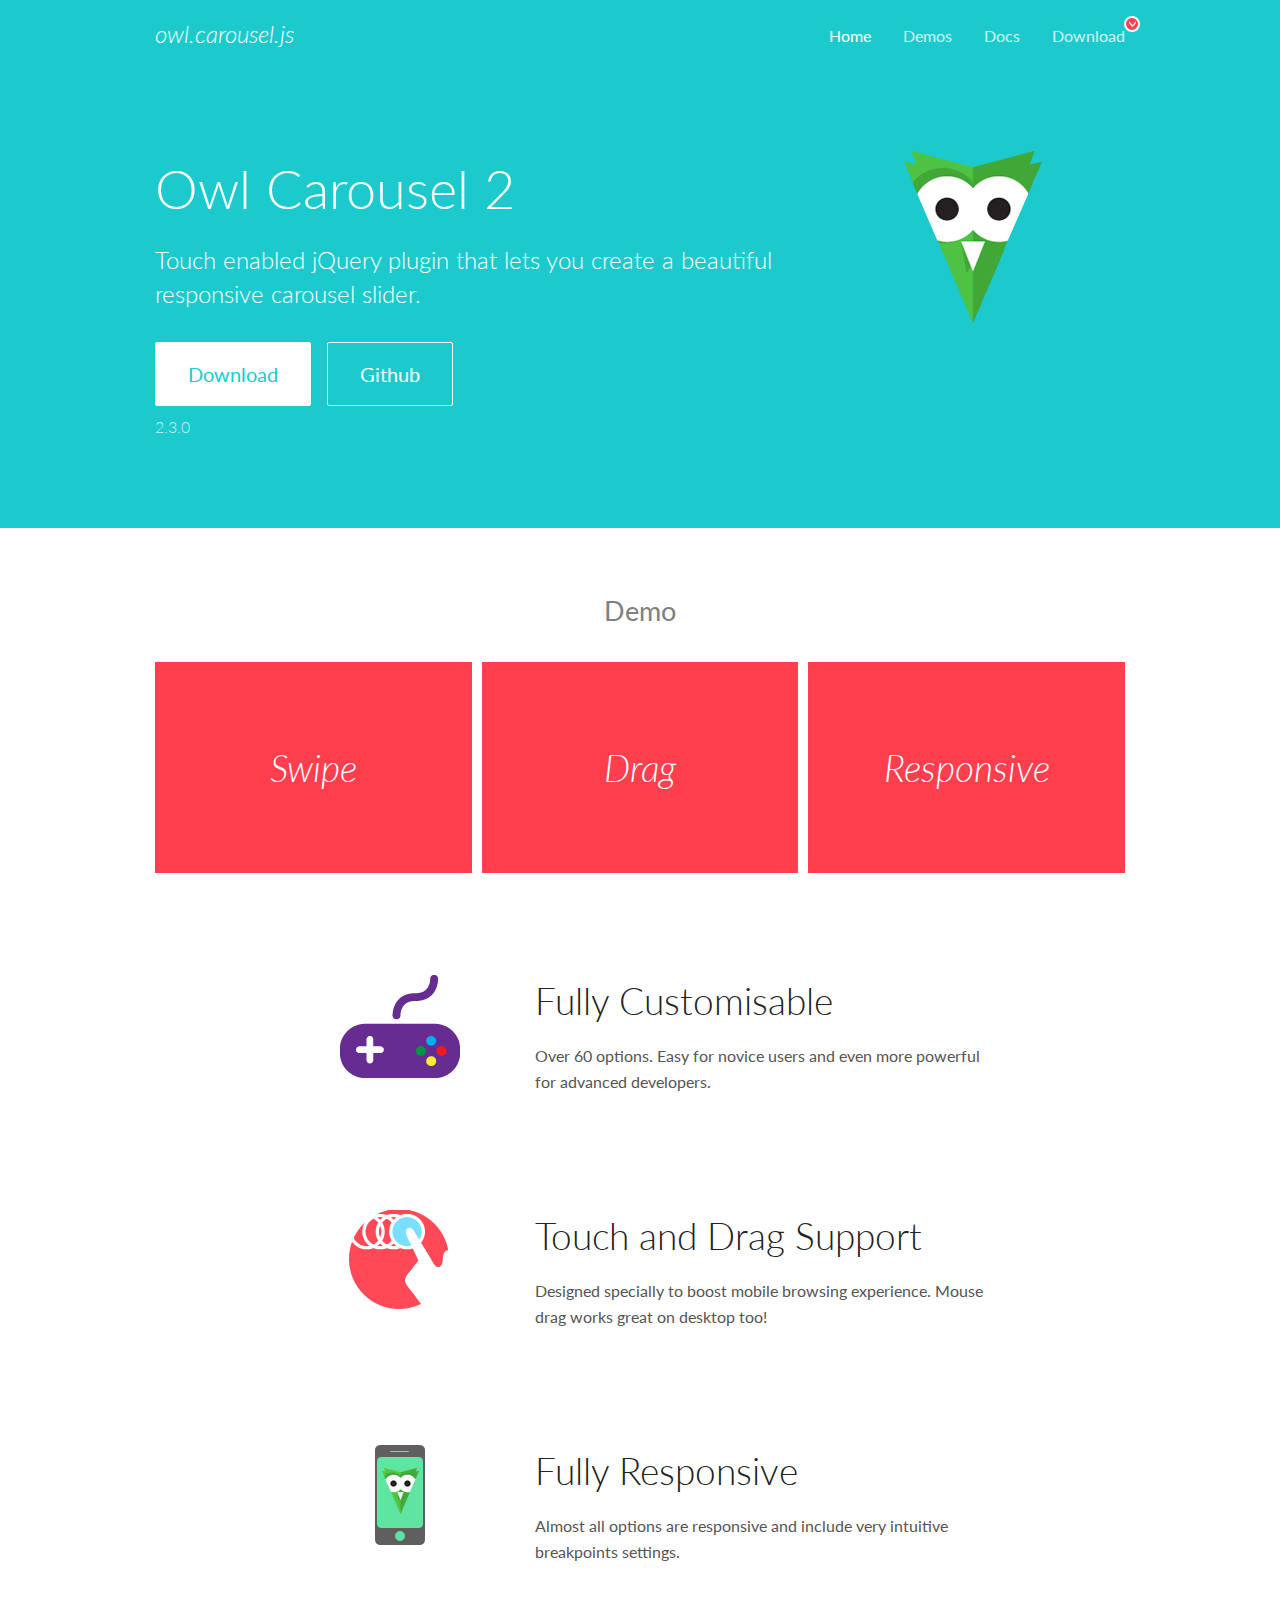
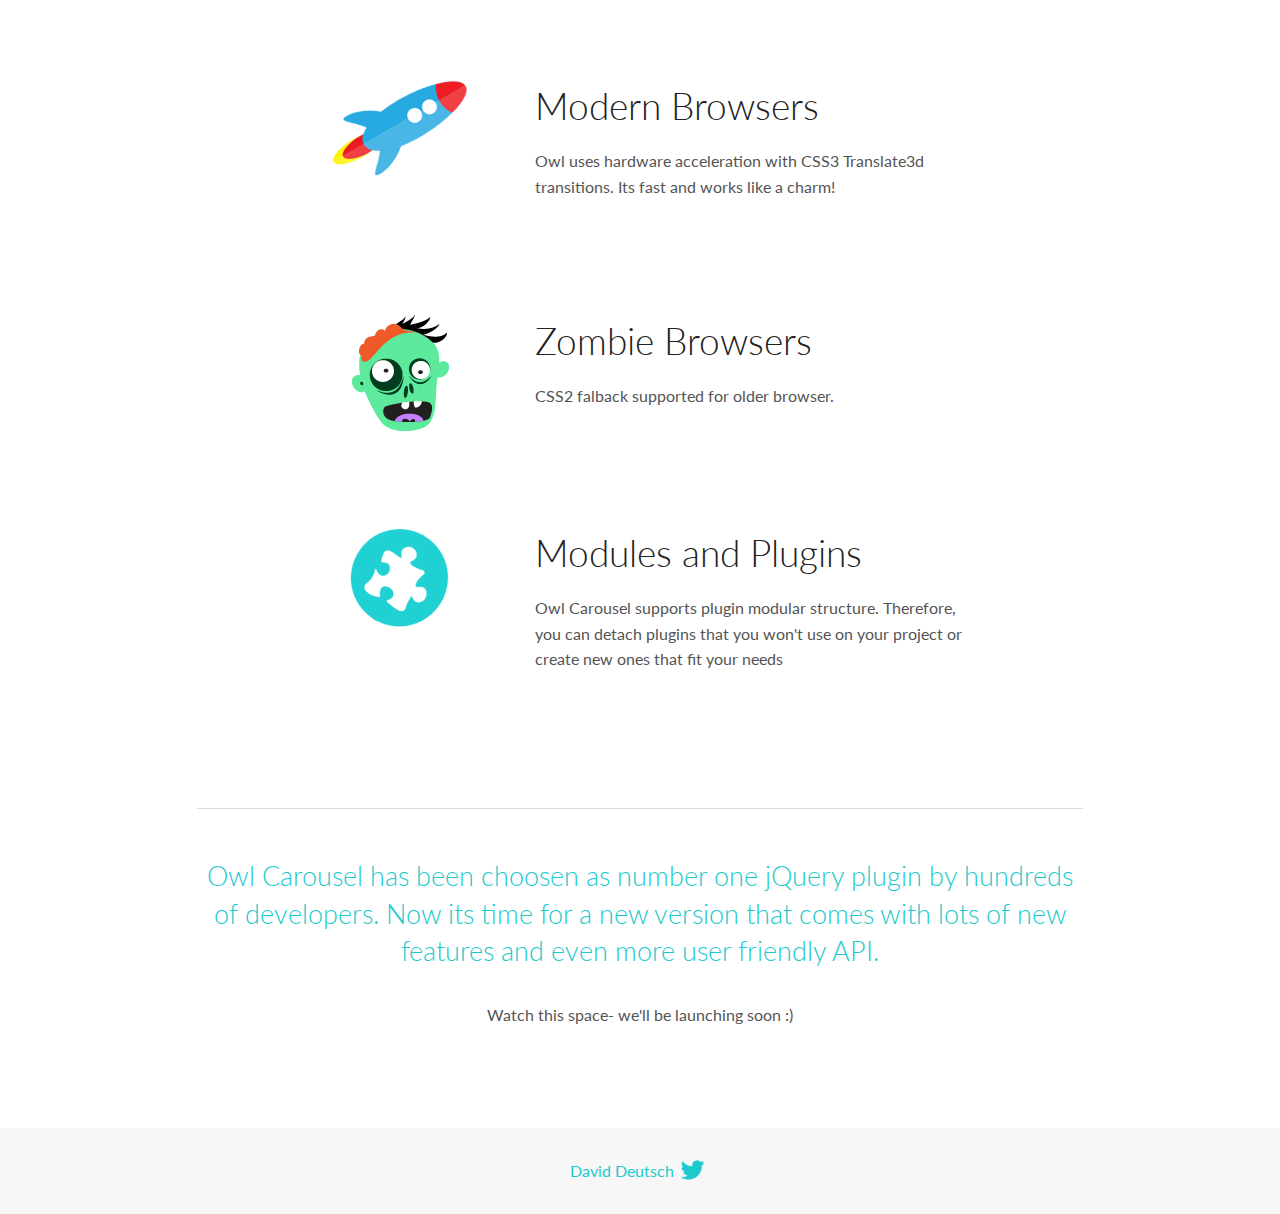
<file: js/OwlCarousel2/docs/index.html>
<!DOCTYPE html>
<html lang="en">
  <head>

    <!-- head -->
    <meta charset="utf-8">
    <meta name="msapplication-tap-highlight" content="no" />
    <meta name="viewport" content="width=device-width, initial-scale=1.0" />
    <meta name="description" content="Touch enabled jQuery plugin that lets you create beautiful responsive carousel slider.">
    <meta name="author" content="David Deutsch">
    <title>
      Home | Owl Carousel | 2.3.0
    </title>

    <!-- Stylesheets -->
    <link href='https://fonts.googleapis.com/css?family=Lato:300,400,700,400italic,300italic' rel='stylesheet' type='text/css'>
    <link rel="stylesheet" href="assets/css/docs.theme.min.css">

    <!-- Owl Stylesheets -->
    <link rel="stylesheet" href="assets/owlcarousel/assets/owl.carousel.min.css">
    <link rel="stylesheet" href="assets/owlcarousel/assets/owl.theme.default.min.css">

    <!-- HTML5 shim and Respond.js IE8 support of HTML5 elements and media queries -->

    <!--[if lt IE 9]>
      <script src="https://oss.maxcdn.com/libs/html5shiv/3.7.0/html5shiv.js"></script>
      <script src="https://oss.maxcdn.com/libs/respond.js/1.3.0/respond.min.js"></script>
    <![endif]-->

    <!-- Favicons -->
    <link rel="apple-touch-icon-precomposed" sizes="144x144" href="assets/ico/apple-touch-icon-144-precomposed.png">
    <link rel="shortcut icon" href="assets/ico/favicon.png">
    <link rel="shortcut icon" href="favicon.ico">

    <!-- Yeah i know js should not be in header. Its required for demos.-->

    <!-- javascript -->
    <script src="assets/vendors/jquery.min.js"></script>
    <script src="assets/owlcarousel/owl.carousel.js"></script>
  </head>
  <body>

    <!-- header -->
    <header class="header">
      <div class="row">
        <div class="large-12 columns">
          <div class="brand left">
            <h3>
              <a href="/OwlCarousel2/">owl.carousel.js</a> 
            </h3>
          </div>
          <a id="toggle-nav" class="right">
            <span></span> <span></span> <span></span> 
          </a> 
          <div class="nav-bar">
            <ul class="clearfix">
              <li class="active">
                <a href="/OwlCarousel2/index.html">Home</a> 
              </li>
              <li> <a href="/OwlCarousel2/demos/demos.html">Demos</a>  </li>
              <li> <a href="/OwlCarousel2/docs/started-welcome.html">Docs</a>  </li>
              <li>
                <a href="https://github.com/OwlCarousel2/OwlCarousel2/archive/2.3.0.zip">Download</a> 
                <span class="download"></span> 
              </li>
            </ul>
          </div>
        </div>
      </div>
    </header>

    <!-- home panel -->
    <section id="hero">
      <div class="row">
        <div class="large-8 medium-8 columns">
          <h1>Owl Carousel 2</h1>
          <h4>Touch enabled jQuery plugin that lets you create a beautiful responsive carousel slider.</h4>
          <a href="https://github.com/OwlCarousel2/OwlCarousel2/archive/2.3.0.zip" class="hero-button">Download</a> 
          <a href="https://github.com/OwlCarousel2/OwlCarousel2" class="hero-button outline">Github</a> 
          <p>2.3.0</p>
        </div>
        <div class="large-4 medium-4 columns">
          <img class="owl-logo" src="assets/img/owl-logo.png" alt="mr. Owl">
        </div>
      </div>
    </section>

    <!-- body -->
    <div class="home-demo">
      <div class="row">
        <div class="large-12 columns">
          <h3>Demo</h3>
          <div class="owl-carousel">
            <div class="item">
              <h2>Swipe</h2>
            </div>
            <div class="item">
              <h2>Drag</h2>
            </div>
            <div class="item">
              <h2>Responsive</h2>
            </div>
            <div class="item">
              <h2>CSS3</h2>
            </div>
            <div class="item">
              <h2>Fast</h2>
            </div>
            <div class="item">
              <h2>Easy</h2>
            </div>
            <div class="item">
              <h2>Free</h2>
            </div>
            <div class="item">
              <h2>Upgradable</h2>
            </div>
            <div class="item">
              <h2>Tons of options</h2>
            </div>
            <div class="item">
              <h2>Infinity</h2>
            </div>
            <div class="item">
              <h2>Auto Width</h2>
            </div>
          </div>
        </div>
      </div>
    </div>
    <script>
      var owl = $('.owl-carousel');
      owl.owlCarousel({
        margin: 10,
        loop: true,
        responsive: {
          0: {
            items: 1
          },
          600: {
            items: 2
          },
          1000: {
            items: 3
          }
        }
      })
    </script>

    <!-- features -->
    <div id="features">
      <div class="row">
        <div class="small-12 medium-9 small-centered columns">
          <section class="row feature">
            <div class="medium-4 small-12 columns">
              <img src="assets/img/feature-options.png" alt="">
            </div>
            <div class="medium-8 small-12 columns">
              <h2>Fully Customisable</h2>
              <p>Over 60 options. Easy for novice users and even more powerful for advanced developers.</p>
            </div>
          </section>
          <section class="row feature">
            <div class="medium-4 small-12 columns">
              <img src="assets/img/feature-drag.png" alt="">
            </div>
            <div class="medium-8 small-12 columns">
              <h2>Touch and Drag Support</h2>
              <p>Designed specially to boost mobile browsing experience. Mouse drag works great on desktop too!</p>
            </div>
          </section>
          <section class="row feature">
            <div class="medium-4 small-12 columns">
              <img src="assets/img/feature-responsive.png" alt="">
            </div>
            <div class="medium-8 small-12 columns">
              <h2>Fully Responsive</h2>
              <p>Almost all options are responsive and include very intuitive breakpoints settings.</p>
            </div>
          </section>
          <section class="row feature">
            <div class="medium-4 small-12 columns">
              <img src="assets/img/feature-modern.png" alt="">
            </div>
            <div class="medium-8 small-12 columns">
              <h2>Modern Browsers</h2>
              <p>Owl uses hardware acceleration with CSS3 Translate3d transitions. Its fast and works like a charm! </p>
            </div>
          </section>
          <section class="row feature">
            <div class="medium-4 small-12 columns">
              <img src="assets/img/feature-zombie.png" alt="">
            </div>
            <div class="medium-8 small-12 columns">
              <h2>Zombie Browsers</h2>
              <p>CSS2 falback supported for older browser.</p>
            </div>
          </section>
          <section class="row feature">
            <div class="medium-4 small-12 columns">
              <img src="assets/img/feature-module.png" alt="">
            </div>
            <div class="medium-8 small-12 columns">
              <h2>Modules and Plugins</h2>
              <p>Owl Carousel supports plugin modular structure. Therefore, you can detach plugins that you won&#x27;t use on your project or create new ones that fit your needs</p>
            </div>
          </section>
        </div>
      </div>
    </div>

    <!-- footer -->
    <section id="teaser-text">
      <div class="row">
        <div class="small-12 medium-11 small-centered columns">
          <hr>
          <h3 id="owl-carousel-has-been-choosen-as-number-one-jquery-plugin-by-hundreds-of-developers-now-its-time-for-a-new-version-that-comes-with-lots-of-new-features-and-even-more-user-friendly-api-">Owl Carousel has been choosen as number one jQuery plugin by hundreds of developers. Now its time for a new version that comes with lots of new features and even more user friendly API.</h3>
          <p>Watch this space- we&#39;ll be launching soon :)</p>
        </div>
      </div>
    </section>

    <!-- footer -->
    <footer class="footer">
      <div class="row">
        <div class="large-12 columns">
          <h5>
            <a href="/OwlCarousel2/docs/support-contact.html">David Deutsch</a> 
            <a id="custom-tweet-button" href="https://twitter.com/share?url=https://github.com/OwlCarousel2/OwlCarousel2&text=Owl Carousel - This is so awesome! " target="_blank"></a> 
          </h5>
        </div>
      </div>
    </footer>

    <!-- vendors -->
    <script src="assets/vendors/highlight.js"></script>
    <script src="assets/js/app.js"></script>
  </body>
</html>
</file>
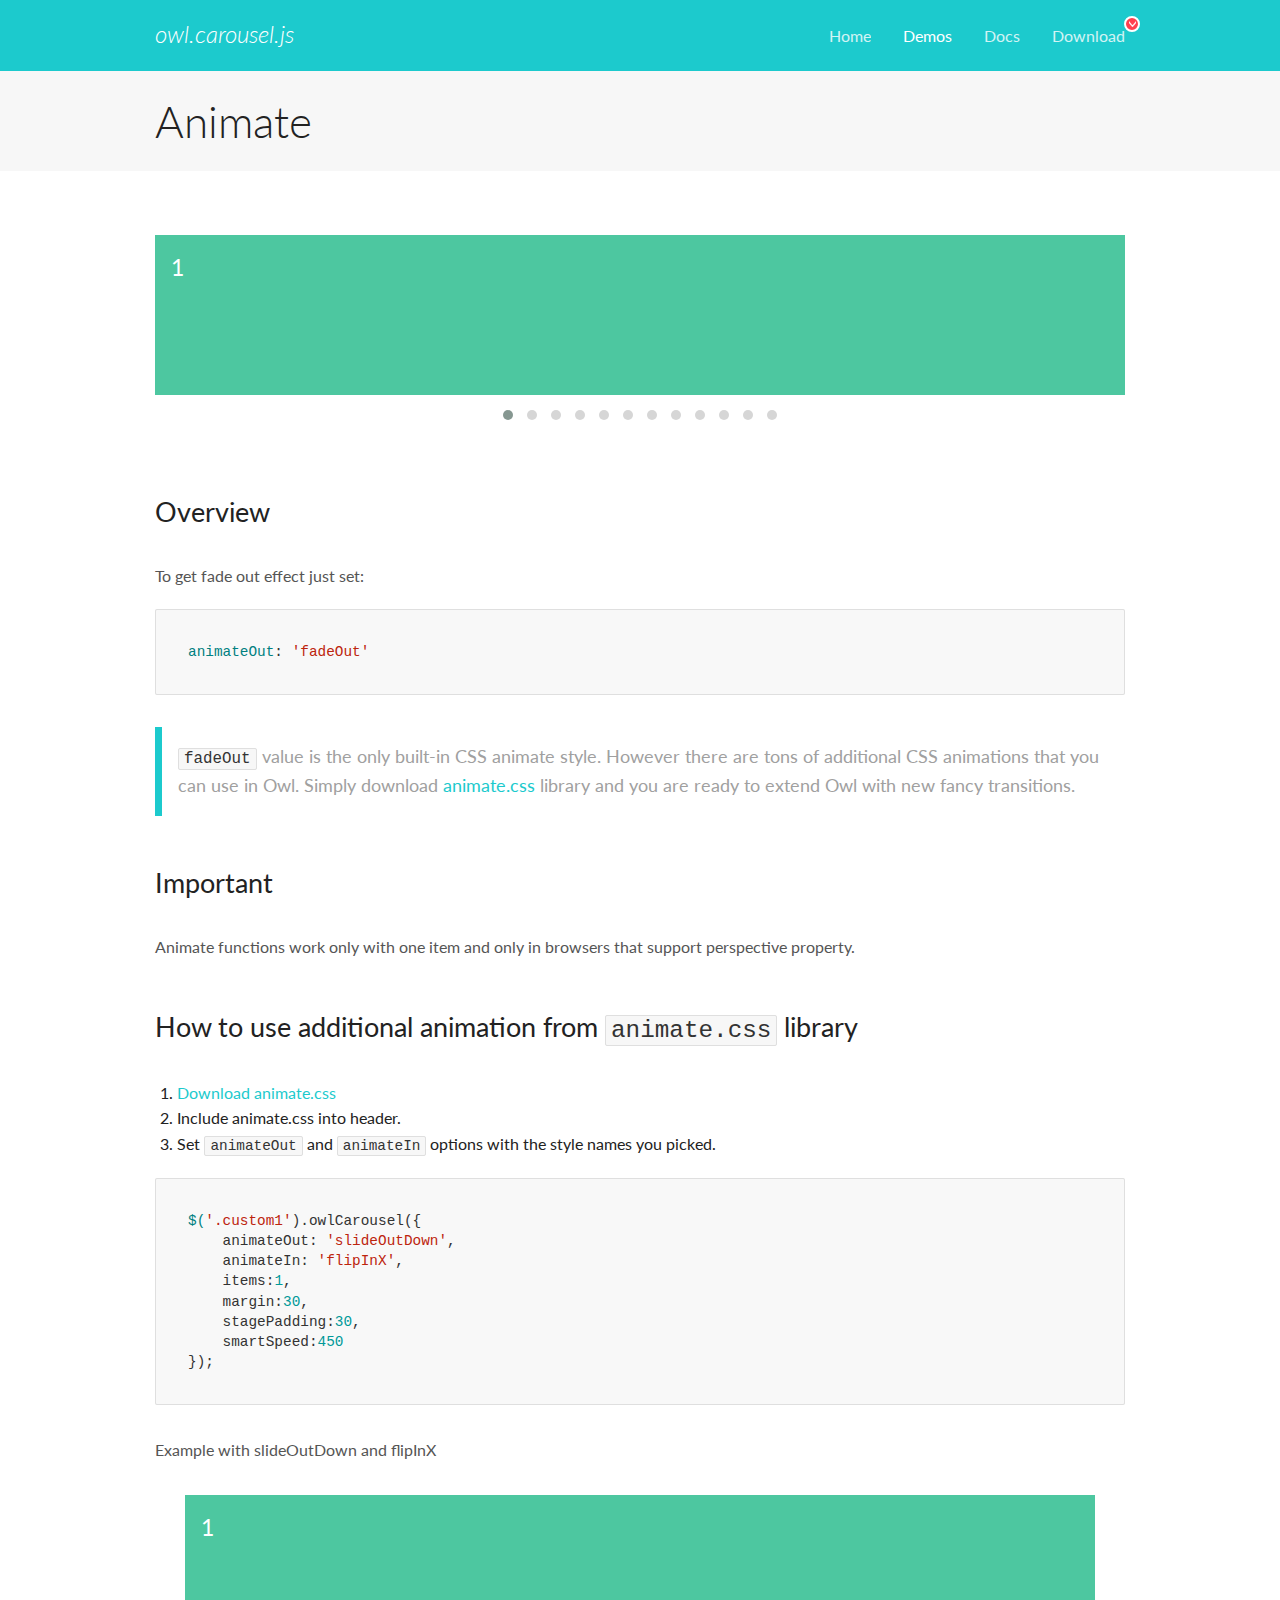
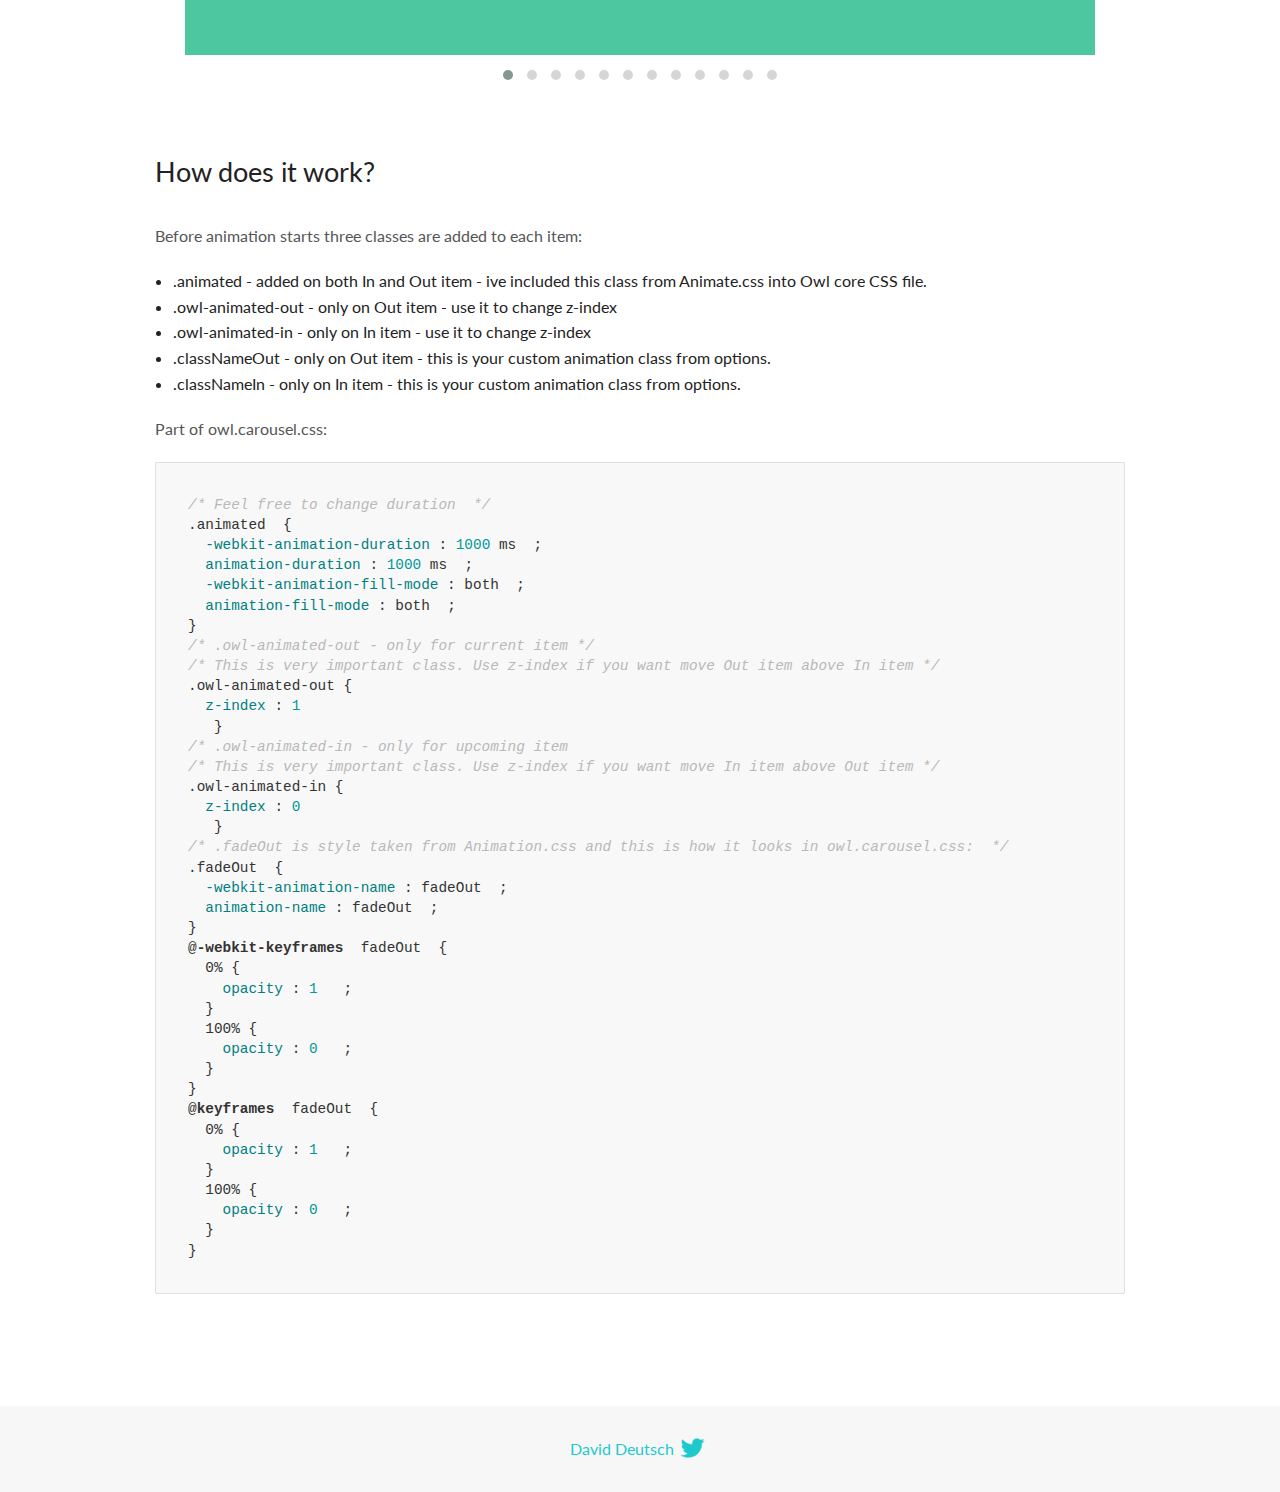
<file: js/OwlCarousel2/docs/demos/animate.html>
<!DOCTYPE html>
<html lang="en">
  <head>

    <!-- head -->
    <meta charset="utf-8">
    <meta name="msapplication-tap-highlight" content="no" />
    <meta name="viewport" content="width=device-width, initial-scale=1.0" />
    <meta name="description" content="Animate carousel">
    <meta name="author" content="David Deutsch">
    <title>
      Animate Demo | Owl Carousel | 2.3.0
    </title>

    <!-- Stylesheets -->
    <link href='https://fonts.googleapis.com/css?family=Lato:300,400,700,400italic,300italic' rel='stylesheet' type='text/css'>
    <link rel="stylesheet" href="../assets/css/docs.theme.min.css">

    <!-- Owl Stylesheets -->
    <link rel="stylesheet" href="../assets/owlcarousel/assets/owl.carousel.min.css">
    <link rel="stylesheet" href="../assets/owlcarousel/assets/owl.theme.default.min.css">

    <!-- HTML5 shim and Respond.js IE8 support of HTML5 elements and media queries -->

    <!--[if lt IE 9]>
      <script src="https://oss.maxcdn.com/libs/html5shiv/3.7.0/html5shiv.js"></script>
      <script src="https://oss.maxcdn.com/libs/respond.js/1.3.0/respond.min.js"></script>
    <![endif]-->

    <!-- Favicons -->
    <link rel="apple-touch-icon-precomposed" sizes="144x144" href="../assets/ico/apple-touch-icon-144-precomposed.png">
    <link rel="shortcut icon" href="../assets/ico/favicon.png">
    <link rel="shortcut icon" href="favicon.ico">

    <!-- Yeah i know js should not be in header. Its required for demos.-->

    <!-- javascript -->
    <script src="../assets/vendors/jquery.min.js"></script>
    <script src="../assets/owlcarousel/owl.carousel.js"></script>
  </head>
  <body>

    <!-- header -->
    <header class="header">
      <div class="row">
        <div class="large-12 columns">
          <div class="brand left">
            <h3>
              <a href="/OwlCarousel2/">owl.carousel.js</a> 
            </h3>
          </div>
          <a id="toggle-nav" class="right">
            <span></span> <span></span> <span></span> 
          </a> 
          <div class="nav-bar">
            <ul class="clearfix">
              <li> <a href="/OwlCarousel2/index.html">Home</a>  </li>
              <li class="active">
                <a href="/OwlCarousel2/demos/demos.html">Demos</a> 
              </li>
              <li> <a href="/OwlCarousel2/docs/started-welcome.html">Docs</a>  </li>
              <li>
                <a href="https://github.com/OwlCarousel2/OwlCarousel2/archive/2.3.0.zip">Download</a> 
                <span class="download"></span> 
              </li>
            </ul>
          </div>
        </div>
      </div>
    </header>

    <!-- title -->
    <section class="title">
      <div class="row">
        <div class="large-12 columns">
          <h1>Animate</h1>
        </div>
      </div>
    </section>

    <!--  Demos -->
    <section id="demos">
      <div class="row">
        <div class="large-12 columns">
          <div class="fadeOut owl-carousel owl-theme">
            <div class="item">
              <h4>1</h4>
            </div>
            <div class="item">
              <h4>2</h4>
            </div>
            <div class="item">
              <h4>3</h4>
            </div>
            <div class="item">
              <h4>4</h4>
            </div>
            <div class="item">
              <h4>5</h4>
            </div>
            <div class="item">
              <h4>6</h4>
            </div>
            <div class="item">
              <h4>7</h4>
            </div>
            <div class="item">
              <h4>8</h4>
            </div>
            <div class="item">
              <h4>9</h4>
            </div>
            <div class="item">
              <h4>10</h4>
            </div>
            <div class="item">
              <h4>11</h4>
            </div>
            <div class="item">
              <h4>12</h4>
            </div>
          </div>
          <h3 id="overview">Overview</h3>
          <p>To get fade out effect just set:</p>
          <pre><code>animateOut: &#39;fadeOut&#39;</code></pre>
          <blockquote>
            <p><code>fadeOut</code> value is the only built-in CSS animate style. However there are tons of additional CSS animations that you can use in Owl. Simply download
              <a href="https://daneden.github.io/animate.css/">animate.css</a>  library and you are ready to extend Owl with new fancy transitions.</p>
          </blockquote>
          <h3 id="important">Important</h3>
          <p>Animate functions work only with one item and only in browsers that support perspective property.</p>
          <h3 id="how-to-use-additional-animation-from-animate-css-library">How to use additional animation from <code>animate.css</code> library</h3>
          <ol>
            <li> <a href="https://daneden.github.io/animate.css/">Download animate.css</a>  </li>
            <li>Include animate.css into header.</li>
            <li>Set <code>animateOut</code> and <code>animateIn</code> options with the style names you picked.</li>
          </ol>
          <pre><code>$(&#39;.custom1&#39;).owlCarousel({
    animateOut: &#39;slideOutDown&#39;,
    animateIn: &#39;flipInX&#39;,
    items:1,
    margin:30,
    stagePadding:30,
    smartSpeed:450
});</code></pre>
          <p>Example with slideOutDown and flipInX</p>
          <div class="custom1 owl-carousel owl-theme">
            <div class="item">
              <h4>1</h4>
            </div>
            <div class="item">
              <h4>2</h4>
            </div>
            <div class="item">
              <h4>3</h4>
            </div>
            <div class="item">
              <h4>4</h4>
            </div>
            <div class="item">
              <h4>5</h4>
            </div>
            <div class="item">
              <h4>6</h4>
            </div>
            <div class="item">
              <h4>7</h4>
            </div>
            <div class="item">
              <h4>8</h4>
            </div>
            <div class="item">
              <h4>9</h4>
            </div>
            <div class="item">
              <h4>10</h4>
            </div>
            <div class="item">
              <h4>11</h4>
            </div>
            <div class="item">
              <h4>12</h4>
            </div>
          </div>
          <h3 id="how-does-it-work-">How does it work?</h3>
          <p>Before animation starts three classes are added to each item:</p>
          <ul>
            <li>.animated - added on both In and Out item - ive included this class from Animate.css into Owl core CSS file.</li>
            <li>.owl-animated-out - only on Out item - use it to change z-index</li>
            <li>.owl-animated-in - only on In item - use it to change z-index</li>
            <li>.classNameOut - only on Out item - this is your custom animation class from options.</li>
            <li>.classNameIn - only on In item - this is your custom animation class from options.</li>
          </ul>
          <p>Part of owl.carousel.css:</p>
          <pre><code class="language-css"><span class="comment">/* Feel free to change duration  */</span> 
<span class="class">.animated</span>  <span class="rules">{
  <span class="rule"><span class="attribute">-webkit-animation-duration</span> :<span class="value"> <span class="number">1000</span> ms</span> </span> ;
  <span class="rule"><span class="attribute">animation-duration</span> :<span class="value"> <span class="number">1000</span> ms</span> </span> ;
  <span class="rule"><span class="attribute">-webkit-animation-fill-mode</span> :<span class="value"> both</span> </span> ;
  <span class="rule"><span class="attribute">animation-fill-mode</span> :<span class="value"> both</span> </span> ;
<span class="rule">}</span> </span> 
<span class="comment">/* .owl-animated-out - only for current item */</span> 
<span class="comment">/* This is very important class. Use z-index if you want move Out item above In item */</span> 
<span class="class">.owl-animated-out</span> <span class="rules">{
  <span class="rule"><span class="attribute">z-index</span> :<span class="value"> <span class="number">1</span> 
</span> </span> </span> }
<span class="comment">/* .owl-animated-in - only for upcoming item
/* This is very important class. Use z-index if you want move In item above Out item */</span> 
<span class="class">.owl-animated-in</span> <span class="rules">{
  <span class="rule"><span class="attribute">z-index</span> :<span class="value"> <span class="number">0</span> 
</span> </span> </span> }
<span class="comment">/* .fadeOut is style taken from Animation.css and this is how it looks in owl.carousel.css:  */</span> 
<span class="class">.fadeOut</span>  <span class="rules">{
  <span class="rule"><span class="attribute">-webkit-animation-name</span> :<span class="value"> fadeOut</span> </span> ;
  <span class="rule"><span class="attribute">animation-name</span> :<span class="value"> fadeOut</span> </span> ;
<span class="rule">}</span> </span> 
<span class="at_rule">@<span class="keyword">-webkit-keyframes</span>  fadeOut </span> {
  0% <span class="rules">{
    <span class="rule"><span class="attribute">opacity</span> :<span class="value"> <span class="number">1</span> </span> </span> ;
  <span class="rule">}</span> </span> 
  100% <span class="rules">{
    <span class="rule"><span class="attribute">opacity</span> :<span class="value"> <span class="number">0</span> </span> </span> ;
  <span class="rule">}</span> </span> 
}
<span class="at_rule">@<span class="keyword">keyframes</span>  fadeOut </span> {
  0% <span class="rules">{
    <span class="rule"><span class="attribute">opacity</span> :<span class="value"> <span class="number">1</span> </span> </span> ;
  <span class="rule">}</span> </span> 
  100% <span class="rules">{
    <span class="rule"><span class="attribute">opacity</span> :<span class="value"> <span class="number">0</span> </span> </span> ;
  <span class="rule">}</span> </span> 
}</code></pre>
          <link rel="stylesheet" href="../assets/css/animate.css">
          <script>
            jQuery(document).ready(function($) {
              $('.fadeOut').owlCarousel({
                items: 1,
                animateOut: 'fadeOut',
                loop: true,
                margin: 10,
              });
              $('.custom1').owlCarousel({
                animateOut: 'slideOutDown',
                animateIn: 'flipInX',
                items: 1,
                margin: 30,
                stagePadding: 30,
                smartSpeed: 450
              });
            });
          </script>
        </div>
      </div>
    </section>

    <!-- footer -->
    <footer class="footer">
      <div class="row">
        <div class="large-12 columns">
          <h5>
            <a href="/OwlCarousel2/docs/support-contact.html">David Deutsch</a> 
            <a id="custom-tweet-button" href="https://twitter.com/share?url=https://github.com/OwlCarousel2/OwlCarousel2&text=Owl Carousel - This is so awesome! " target="_blank"></a> 
          </h5>
        </div>
      </div>
    </footer>

    <!-- vendors -->
    <script src="../assets/vendors/highlight.js"></script>
    <script src="../assets/js/app.js"></script>
  </body>
</html>
</file>
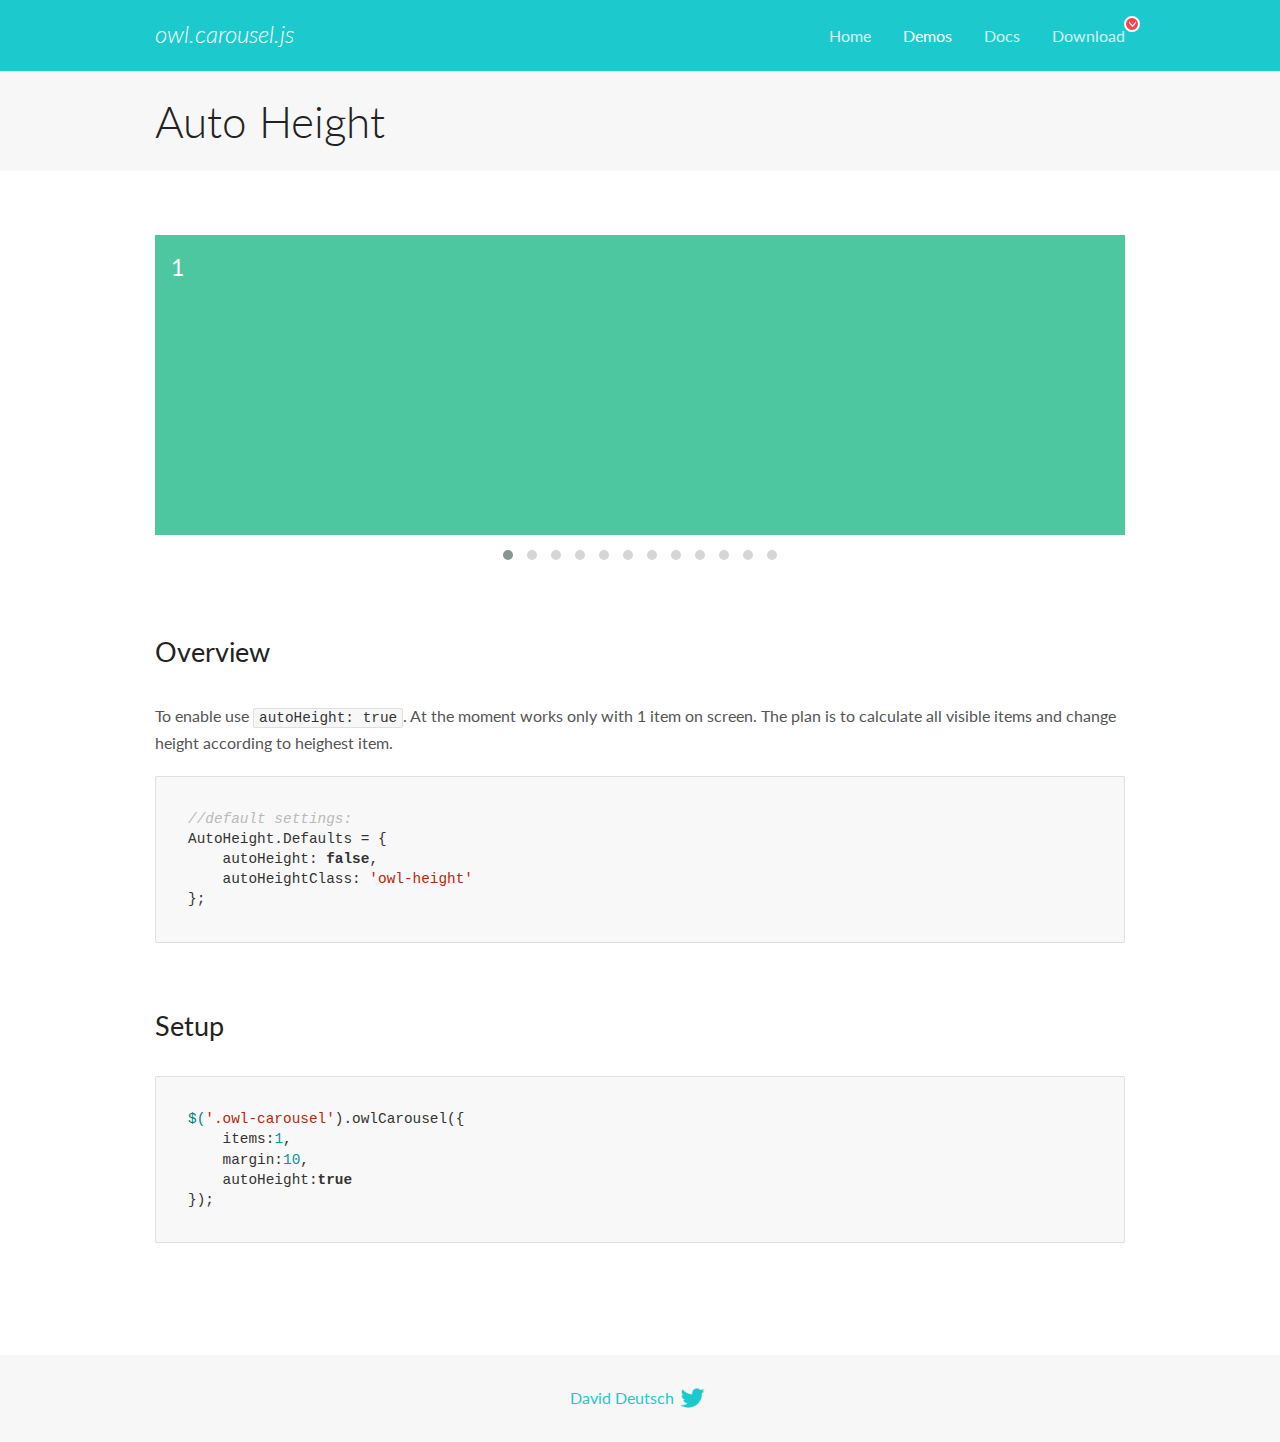
<file: js/OwlCarousel2/docs/demos/autoheight.html>
<!DOCTYPE html>
<html lang="en">
  <head>

    <!-- head -->
    <meta charset="utf-8">
    <meta name="msapplication-tap-highlight" content="no" />
    <meta name="viewport" content="width=device-width, initial-scale=1.0" />
    <meta name="description" content="autoHeight usage demo">
    <meta name="author" content="David Deutsch">
    <title>
      Auto Height Demo | Owl Carousel | 2.3.0
    </title>

    <!-- Stylesheets -->
    <link href='https://fonts.googleapis.com/css?family=Lato:300,400,700,400italic,300italic' rel='stylesheet' type='text/css'>
    <link rel="stylesheet" href="../assets/css/docs.theme.min.css">

    <!-- Owl Stylesheets -->
    <link rel="stylesheet" href="../assets/owlcarousel/assets/owl.carousel.min.css">
    <link rel="stylesheet" href="../assets/owlcarousel/assets/owl.theme.default.min.css">

    <!-- HTML5 shim and Respond.js IE8 support of HTML5 elements and media queries -->

    <!--[if lt IE 9]>
      <script src="https://oss.maxcdn.com/libs/html5shiv/3.7.0/html5shiv.js"></script>
      <script src="https://oss.maxcdn.com/libs/respond.js/1.3.0/respond.min.js"></script>
    <![endif]-->

    <!-- Favicons -->
    <link rel="apple-touch-icon-precomposed" sizes="144x144" href="../assets/ico/apple-touch-icon-144-precomposed.png">
    <link rel="shortcut icon" href="../assets/ico/favicon.png">
    <link rel="shortcut icon" href="favicon.ico">

    <!-- Yeah i know js should not be in header. Its required for demos.-->

    <!-- javascript -->
    <script src="../assets/vendors/jquery.min.js"></script>
    <script src="../assets/owlcarousel/owl.carousel.js"></script>
  </head>
  <body>

    <!-- header -->
    <header class="header">
      <div class="row">
        <div class="large-12 columns">
          <div class="brand left">
            <h3>
              <a href="/OwlCarousel2/">owl.carousel.js</a> 
            </h3>
          </div>
          <a id="toggle-nav" class="right">
            <span></span> <span></span> <span></span> 
          </a> 
          <div class="nav-bar">
            <ul class="clearfix">
              <li> <a href="/OwlCarousel2/index.html">Home</a>  </li>
              <li class="active">
                <a href="/OwlCarousel2/demos/demos.html">Demos</a> 
              </li>
              <li> <a href="/OwlCarousel2/docs/started-welcome.html">Docs</a>  </li>
              <li>
                <a href="https://github.com/OwlCarousel2/OwlCarousel2/archive/2.3.0.zip">Download</a> 
                <span class="download"></span> 
              </li>
            </ul>
          </div>
        </div>
      </div>
    </header>

    <!-- title -->
    <section class="title">
      <div class="row">
        <div class="large-12 columns">
          <h1>Auto Height</h1>
        </div>
      </div>
    </section>

    <!--  Demos -->
    <section id="demos">
      <div class="row">
        <div class="large-12 columns">
          <div class="owl-carousel owl-theme">
            <div class="item" style="height:300px">
              <h4>1</h4>
            </div>
            <div class="item" style="height:100px">
              <h4>2</h4>
            </div>
            <div class="item" style="height:500px">
              <h4>3</h4>
            </div>
            <div class="item" style="height:250px">
              <h4>4</h4>
            </div>
            <div class="item" style="height:400px">
              <h4>5</h4>
            </div>
            <div class="item" style="height:500px">
              <h4>6</h4>
            </div>
            <div class="item" style="height:600px">
              <h4>7</h4>
            </div>
            <div class="item" style="height:400px">
              <h4>8</h4>
            </div>
            <div class="item" style="height:300px">
              <h4>9</h4>
            </div>
            <div class="item" style="height:350px">
              <h4>10</h4>
            </div>
            <div class="item" style="height:200px">
              <h4>11</h4>
            </div>
            <div class="item" style="height:150px">
              <h4>12</h4>
            </div>
          </div>
          <h3 id="overview">Overview</h3>
          <p>To enable use <code>autoHeight: true</code>. At the moment works only with 1 item on screen. The plan is to calculate all visible items and change height according to heighest item.</p>
          <pre><code>//default settings:
AutoHeight.Defaults = {
    autoHeight: false,
    autoHeightClass: &#39;owl-height&#39;
};</code></pre>
          <h3 id="setup">Setup</h3>
          <pre><code>$(&#39;.owl-carousel&#39;).owlCarousel({
    items:1,
    margin:10,
    autoHeight:true
});</code></pre>
          <script>
            $(document).ready(function() {
              $('.owl-carousel').owlCarousel({
                items: 1,
                margin: 10,
                autoHeight: true
              });
            })
          </script>
        </div>
      </div>
    </section>

    <!-- footer -->
    <footer class="footer">
      <div class="row">
        <div class="large-12 columns">
          <h5>
            <a href="/OwlCarousel2/docs/support-contact.html">David Deutsch</a> 
            <a id="custom-tweet-button" href="https://twitter.com/share?url=https://github.com/OwlCarousel2/OwlCarousel2&text=Owl Carousel - This is so awesome! " target="_blank"></a> 
          </h5>
        </div>
      </div>
    </footer>

    <!-- vendors -->
    <script src="../assets/vendors/highlight.js"></script>
    <script src="../assets/js/app.js"></script>
  </body>
</html>
</file>
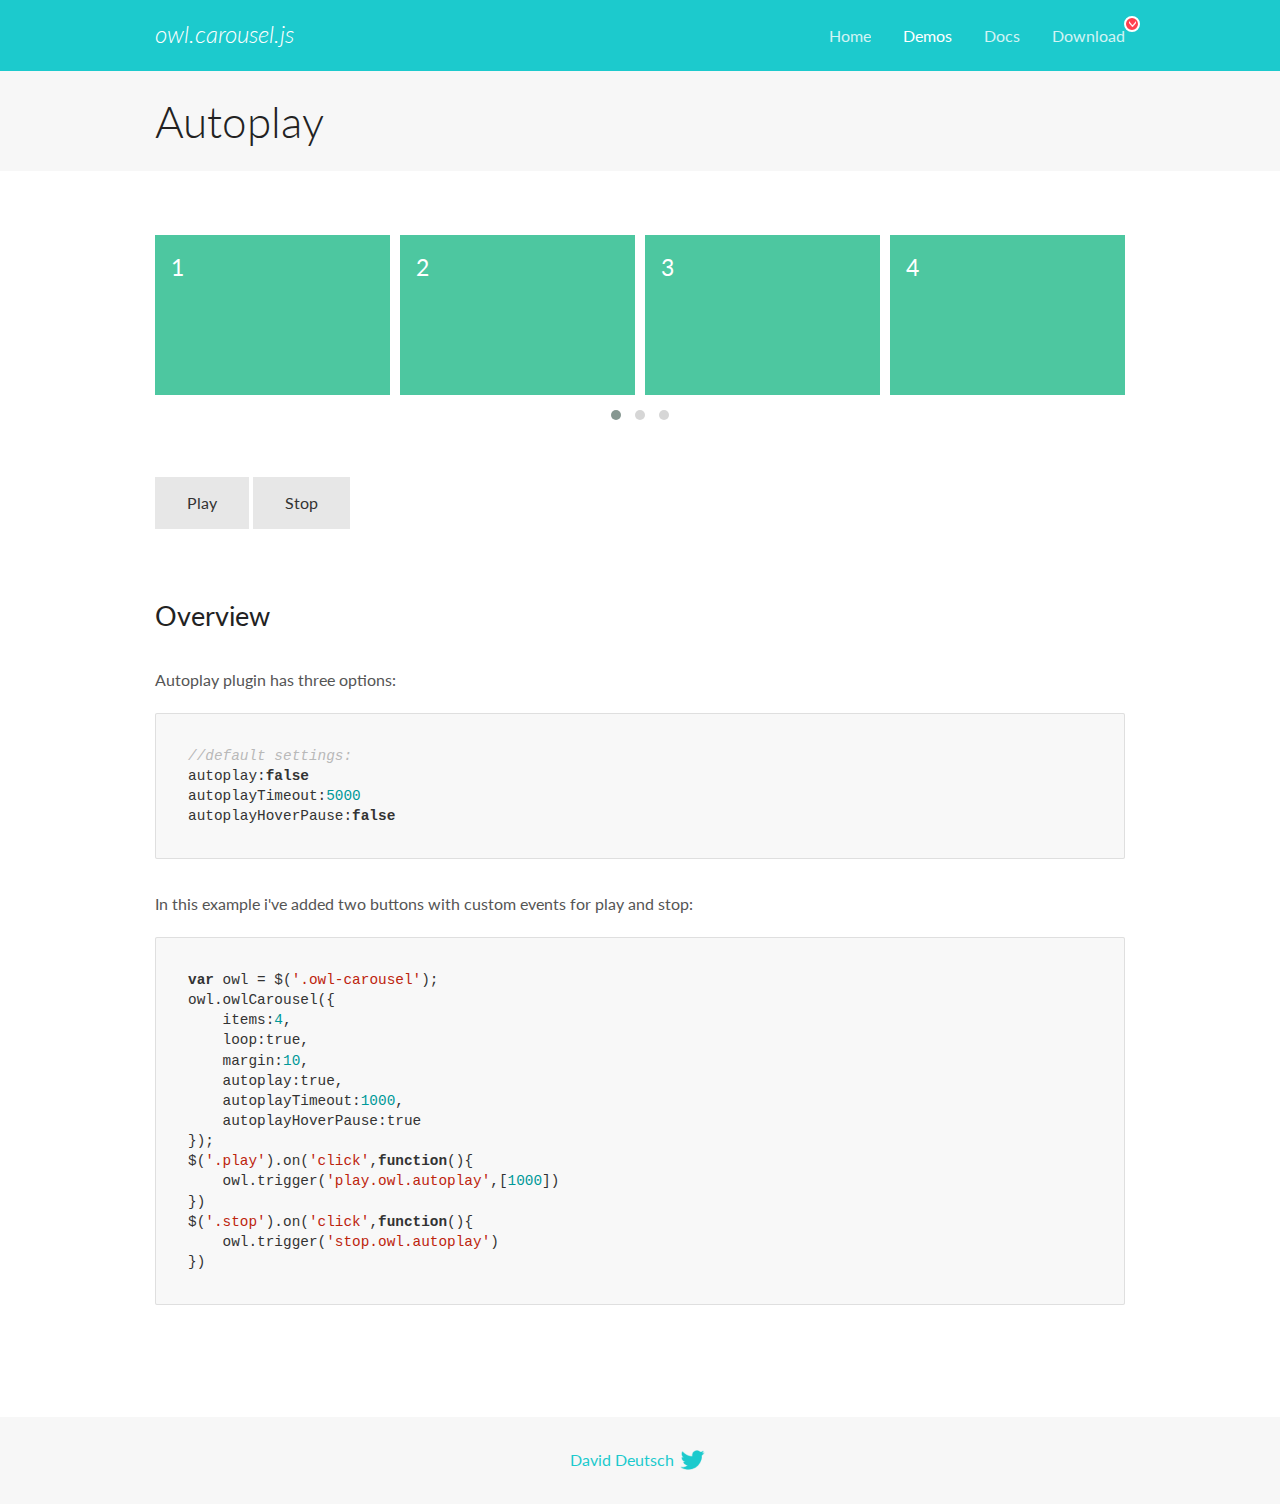
<file: js/OwlCarousel2/docs/demos/autoplay.html>
<!DOCTYPE html>
<html lang="en">
  <head>

    <!-- head -->
    <meta charset="utf-8">
    <meta name="msapplication-tap-highlight" content="no" />
    <meta name="viewport" content="width=device-width, initial-scale=1.0" />
    <meta name="description" content="Autoplay usage demo">
    <meta name="author" content="David Deutsch">
    <title>
      Autoplay Demo | Owl Carousel | 2.3.0
    </title>

    <!-- Stylesheets -->
    <link href='https://fonts.googleapis.com/css?family=Lato:300,400,700,400italic,300italic' rel='stylesheet' type='text/css'>
    <link rel="stylesheet" href="../assets/css/docs.theme.min.css">

    <!-- Owl Stylesheets -->
    <link rel="stylesheet" href="../assets/owlcarousel/assets/owl.carousel.min.css">
    <link rel="stylesheet" href="../assets/owlcarousel/assets/owl.theme.default.min.css">

    <!-- HTML5 shim and Respond.js IE8 support of HTML5 elements and media queries -->

    <!--[if lt IE 9]>
      <script src="https://oss.maxcdn.com/libs/html5shiv/3.7.0/html5shiv.js"></script>
      <script src="https://oss.maxcdn.com/libs/respond.js/1.3.0/respond.min.js"></script>
    <![endif]-->

    <!-- Favicons -->
    <link rel="apple-touch-icon-precomposed" sizes="144x144" href="../assets/ico/apple-touch-icon-144-precomposed.png">
    <link rel="shortcut icon" href="../assets/ico/favicon.png">
    <link rel="shortcut icon" href="favicon.ico">

    <!-- Yeah i know js should not be in header. Its required for demos.-->

    <!-- javascript -->
    <script src="../assets/vendors/jquery.min.js"></script>
    <script src="../assets/owlcarousel/owl.carousel.js"></script>
  </head>
  <body>

    <!-- header -->
    <header class="header">
      <div class="row">
        <div class="large-12 columns">
          <div class="brand left">
            <h3>
              <a href="/OwlCarousel2/">owl.carousel.js</a> 
            </h3>
          </div>
          <a id="toggle-nav" class="right">
            <span></span> <span></span> <span></span> 
          </a> 
          <div class="nav-bar">
            <ul class="clearfix">
              <li> <a href="/OwlCarousel2/index.html">Home</a>  </li>
              <li class="active">
                <a href="/OwlCarousel2/demos/demos.html">Demos</a> 
              </li>
              <li> <a href="/OwlCarousel2/docs/started-welcome.html">Docs</a>  </li>
              <li>
                <a href="https://github.com/OwlCarousel2/OwlCarousel2/archive/2.3.0.zip">Download</a> 
                <span class="download"></span> 
              </li>
            </ul>
          </div>
        </div>
      </div>
    </header>

    <!-- title -->
    <section class="title">
      <div class="row">
        <div class="large-12 columns">
          <h1>Autoplay</h1>
        </div>
      </div>
    </section>

    <!--  Demos -->
    <section id="demos">
      <div class="row">
        <div class="large-12 columns">
          <div class="owl-carousel owl-theme">
            <div class="item">
              <h4>1</h4>
            </div>
            <div class="item">
              <h4>2</h4>
            </div>
            <div class="item">
              <h4>3</h4>
            </div>
            <div class="item">
              <h4>4</h4>
            </div>
            <div class="item">
              <h4>5</h4>
            </div>
            <div class="item">
              <h4>6</h4>
            </div>
            <div class="item">
              <h4>7</h4>
            </div>
            <div class="item">
              <h4>8</h4>
            </div>
            <div class="item">
              <h4>9</h4>
            </div>
            <div class="item">
              <h4>10</h4>
            </div>
            <div class="item">
              <h4>11</h4>
            </div>
            <div class="item">
              <h4>12</h4>
            </div>
          </div>
          <a class="button secondary play">Play</a> 
          <a class="button secondary stop">Stop</a> 
          <h3 id="overview">Overview</h3>
          <p>Autoplay plugin has three options:</p>
          <pre><code>//default settings:
autoplay:false
autoplayTimeout:5000
autoplayHoverPause:false</code></pre>
          <p>In this example i&#39;ve added two buttons with custom events for play and stop:</p>
          <pre><code>var owl = $(&#39;.owl-carousel&#39;);
owl.owlCarousel({
    items:4,
    loop:true,
    margin:10,
    autoplay:true,
    autoplayTimeout:1000,
    autoplayHoverPause:true
});
$(&#39;.play&#39;).on(&#39;click&#39;,function(){
    owl.trigger(&#39;play.owl.autoplay&#39;,[1000])
})
$(&#39;.stop&#39;).on(&#39;click&#39;,function(){
    owl.trigger(&#39;stop.owl.autoplay&#39;)
})</code></pre>
          <script>
            $(document).ready(function() {
              var owl = $('.owl-carousel');
              owl.owlCarousel({
                items: 4,
                loop: true,
                margin: 10,
                autoplay: true,
                autoplayTimeout: 1000,
                autoplayHoverPause: true
              });
              $('.play').on('click', function() {
                owl.trigger('play.owl.autoplay', [1000])
              })
              $('.stop').on('click', function() {
                owl.trigger('stop.owl.autoplay')
              })
            })
          </script>
        </div>
      </div>
    </section>

    <!-- footer -->
    <footer class="footer">
      <div class="row">
        <div class="large-12 columns">
          <h5>
            <a href="/OwlCarousel2/docs/support-contact.html">David Deutsch</a> 
            <a id="custom-tweet-button" href="https://twitter.com/share?url=https://github.com/OwlCarousel2/OwlCarousel2&text=Owl Carousel - This is so awesome! " target="_blank"></a> 
          </h5>
        </div>
      </div>
    </footer>

    <!-- vendors -->
    <script src="../assets/vendors/highlight.js"></script>
    <script src="../assets/js/app.js"></script>
  </body>
</html>
</file>
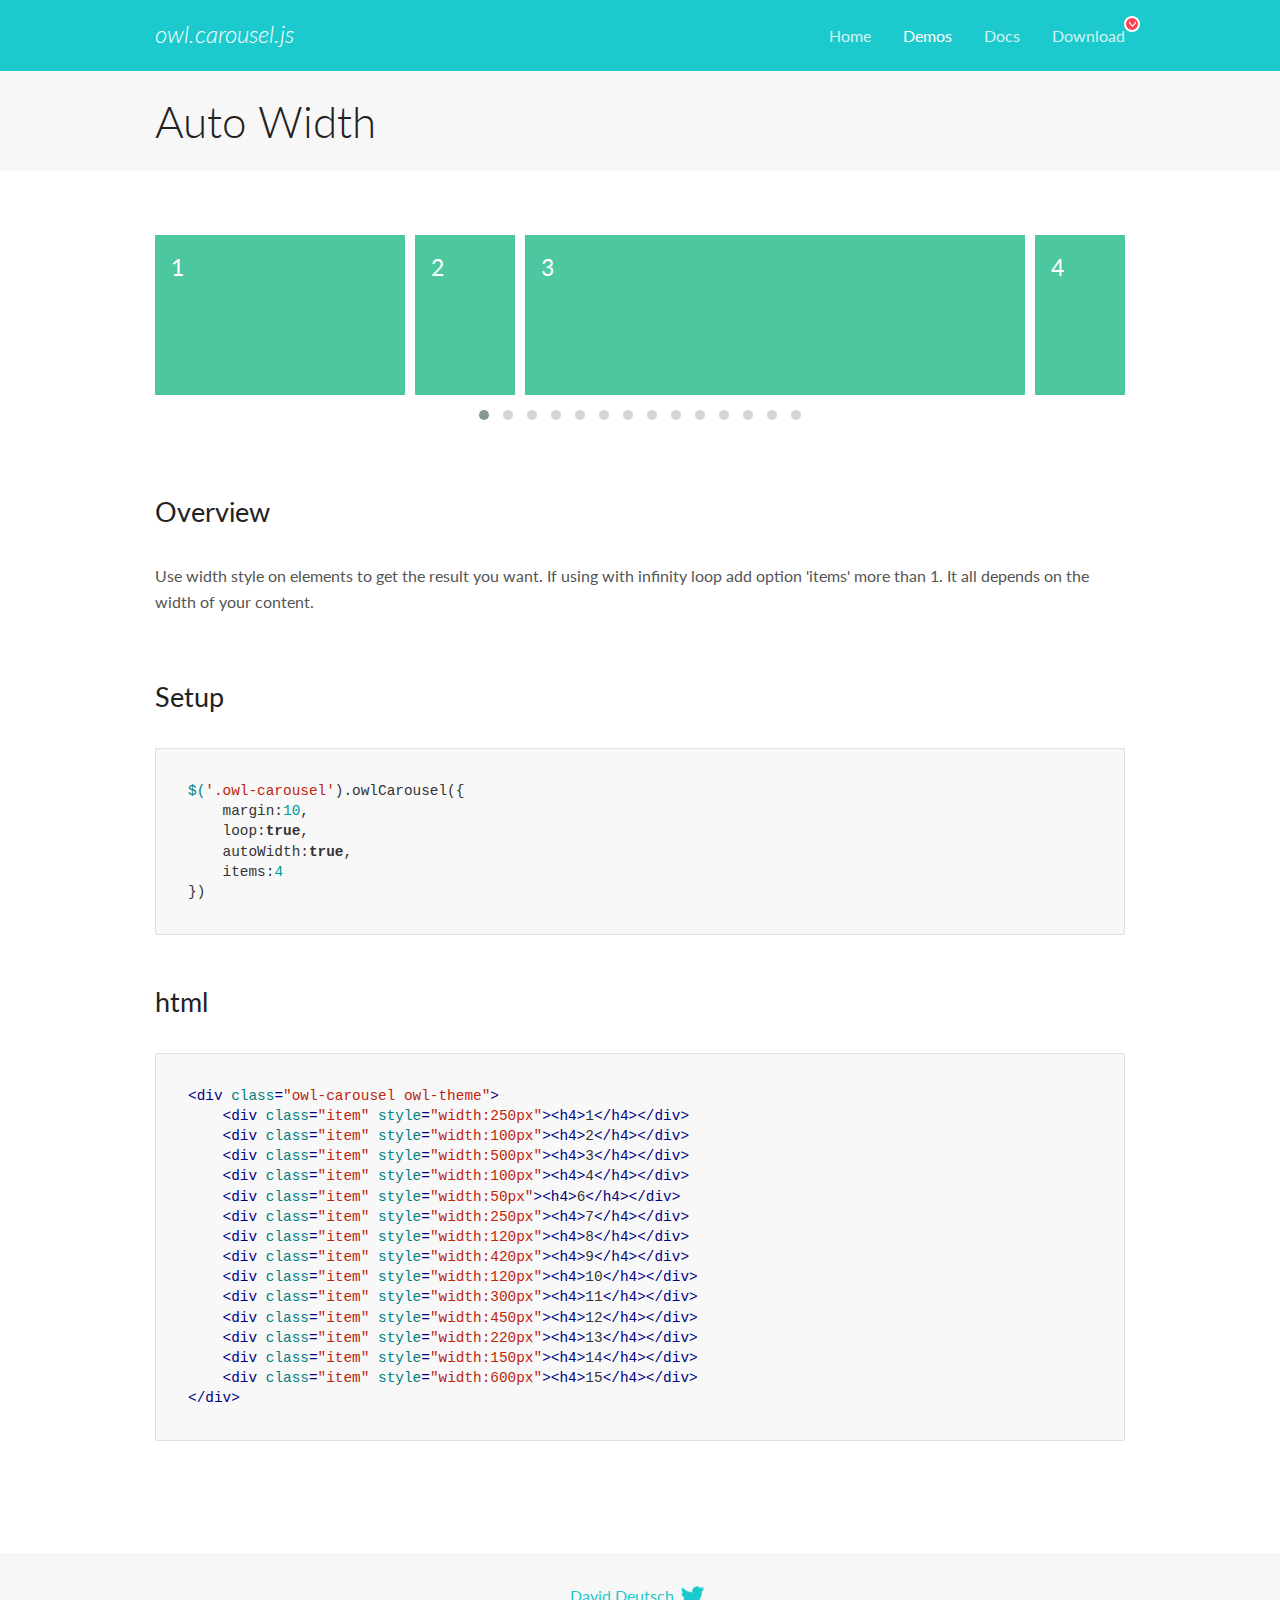
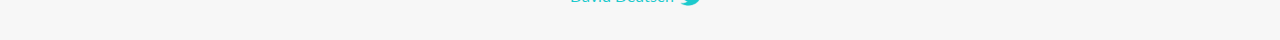
<file: js/OwlCarousel2/docs/demos/autowidth.html>
<!DOCTYPE html>
<html lang="en">
  <head>

    <!-- head -->
    <meta charset="utf-8">
    <meta name="msapplication-tap-highlight" content="no" />
    <meta name="viewport" content="width=device-width, initial-scale=1.0" />
    <meta name="description" content="Auto Width">
    <meta name="author" content="David Deutsch">
    <title>
      Auto Width Demo | Owl Carousel | 2.3.0
    </title>

    <!-- Stylesheets -->
    <link href='https://fonts.googleapis.com/css?family=Lato:300,400,700,400italic,300italic' rel='stylesheet' type='text/css'>
    <link rel="stylesheet" href="../assets/css/docs.theme.min.css">

    <!-- Owl Stylesheets -->
    <link rel="stylesheet" href="../assets/owlcarousel/assets/owl.carousel.min.css">
    <link rel="stylesheet" href="../assets/owlcarousel/assets/owl.theme.default.min.css">

    <!-- HTML5 shim and Respond.js IE8 support of HTML5 elements and media queries -->

    <!--[if lt IE 9]>
      <script src="https://oss.maxcdn.com/libs/html5shiv/3.7.0/html5shiv.js"></script>
      <script src="https://oss.maxcdn.com/libs/respond.js/1.3.0/respond.min.js"></script>
    <![endif]-->

    <!-- Favicons -->
    <link rel="apple-touch-icon-precomposed" sizes="144x144" href="../assets/ico/apple-touch-icon-144-precomposed.png">
    <link rel="shortcut icon" href="../assets/ico/favicon.png">
    <link rel="shortcut icon" href="favicon.ico">

    <!-- Yeah i know js should not be in header. Its required for demos.-->

    <!-- javascript -->
    <script src="../assets/vendors/jquery.min.js"></script>
    <script src="../assets/owlcarousel/owl.carousel.js"></script>
  </head>
  <body>

    <!-- header -->
    <header class="header">
      <div class="row">
        <div class="large-12 columns">
          <div class="brand left">
            <h3>
              <a href="/OwlCarousel2/">owl.carousel.js</a> 
            </h3>
          </div>
          <a id="toggle-nav" class="right">
            <span></span> <span></span> <span></span> 
          </a> 
          <div class="nav-bar">
            <ul class="clearfix">
              <li> <a href="/OwlCarousel2/index.html">Home</a>  </li>
              <li class="active">
                <a href="/OwlCarousel2/demos/demos.html">Demos</a> 
              </li>
              <li> <a href="/OwlCarousel2/docs/started-welcome.html">Docs</a>  </li>
              <li>
                <a href="https://github.com/OwlCarousel2/OwlCarousel2/archive/2.3.0.zip">Download</a> 
                <span class="download"></span> 
              </li>
            </ul>
          </div>
        </div>
      </div>
    </header>

    <!-- title -->
    <section class="title">
      <div class="row">
        <div class="large-12 columns">
          <h1>Auto Width</h1>
        </div>
      </div>
    </section>

    <!--  Demos -->
    <section id="demos">
      <div class="row">
        <div class="large-12 columns">
          <div class="owl-carousel owl-theme">
            <div class="item" style="width:250px">
              <h4>1</h4>
            </div>
            <div class="item" style="width:100px">
              <h4>2</h4>
            </div>
            <div class="item" style="width:500px">
              <h4>3</h4>
            </div>
            <div class="item" style="width:100px">
              <h4>4</h4>
            </div>
            <div class="item" style="width:50px">
              <h4>6</h4>
            </div>
            <div class="item" style="width:250px">
              <h4>7</h4>
            </div>
            <div class="item" style="width:120px">
              <h4>8</h4>
            </div>
            <div class="item" style="width:420px">
              <h4>9</h4>
            </div>
            <div class="item" style="width:120px">
              <h4>10</h4>
            </div>
            <div class="item" style="width:300px">
              <h4>11</h4>
            </div>
            <div class="item" style="width:450px">
              <h4>12</h4>
            </div>
            <div class="item" style="width:220px">
              <h4>13</h4>
            </div>
            <div class="item" style="width:150px">
              <h4>14</h4>
            </div>
            <div class="item" style="width:600px">
              <h4>15</h4>
            </div>
          </div>
          <h3 id="overview">Overview</h3>
          <p>Use width style on elements to get the result you want. If using with infinity loop add option &#39;items&#39; more than 1. It all depends on the width of your content.</p>
          <h3 id="setup">Setup</h3>
          <pre><code>$(&#39;.owl-carousel&#39;).owlCarousel({
    margin:10,
    loop:true,
    autoWidth:true,
    items:4
})</code></pre>
          <h3 id="html">html</h3>
          <pre><code>&lt;div class=&quot;owl-carousel owl-theme&quot;&gt;
    &lt;div class=&quot;item&quot; style=&quot;width:250px&quot;&gt;&lt;h4&gt;1&lt;/h4&gt;&lt;/div&gt;
    &lt;div class=&quot;item&quot; style=&quot;width:100px&quot;&gt;&lt;h4&gt;2&lt;/h4&gt;&lt;/div&gt;
    &lt;div class=&quot;item&quot; style=&quot;width:500px&quot;&gt;&lt;h4&gt;3&lt;/h4&gt;&lt;/div&gt;
    &lt;div class=&quot;item&quot; style=&quot;width:100px&quot;&gt;&lt;h4&gt;4&lt;/h4&gt;&lt;/div&gt;
    &lt;div class=&quot;item&quot; style=&quot;width:50px&quot;&gt;&lt;h4&gt;6&lt;/h4&gt;&lt;/div&gt;
    &lt;div class=&quot;item&quot; style=&quot;width:250px&quot;&gt;&lt;h4&gt;7&lt;/h4&gt;&lt;/div&gt;
    &lt;div class=&quot;item&quot; style=&quot;width:120px&quot;&gt;&lt;h4&gt;8&lt;/h4&gt;&lt;/div&gt;
    &lt;div class=&quot;item&quot; style=&quot;width:420px&quot;&gt;&lt;h4&gt;9&lt;/h4&gt;&lt;/div&gt;
    &lt;div class=&quot;item&quot; style=&quot;width:120px&quot;&gt;&lt;h4&gt;10&lt;/h4&gt;&lt;/div&gt;
    &lt;div class=&quot;item&quot; style=&quot;width:300px&quot;&gt;&lt;h4&gt;11&lt;/h4&gt;&lt;/div&gt;
    &lt;div class=&quot;item&quot; style=&quot;width:450px&quot;&gt;&lt;h4&gt;12&lt;/h4&gt;&lt;/div&gt;
    &lt;div class=&quot;item&quot; style=&quot;width:220px&quot;&gt;&lt;h4&gt;13&lt;/h4&gt;&lt;/div&gt;
    &lt;div class=&quot;item&quot; style=&quot;width:150px&quot;&gt;&lt;h4&gt;14&lt;/h4&gt;&lt;/div&gt;
    &lt;div class=&quot;item&quot; style=&quot;width:600px&quot;&gt;&lt;h4&gt;15&lt;/h4&gt;&lt;/div&gt;
&lt;/div&gt;</code></pre>
          <script>
            $(document).ready(function() {
              $('.owl-carousel').owlCarousel({
                margin: 10,
                loop: true,
                autoWidth: true,
                items: 4
              })
            })
          </script>
        </div>
      </div>
    </section>

    <!-- footer -->
    <footer class="footer">
      <div class="row">
        <div class="large-12 columns">
          <h5>
            <a href="/OwlCarousel2/docs/support-contact.html">David Deutsch</a> 
            <a id="custom-tweet-button" href="https://twitter.com/share?url=https://github.com/OwlCarousel2/OwlCarousel2&text=Owl Carousel - This is so awesome! " target="_blank"></a> 
          </h5>
        </div>
      </div>
    </footer>

    <!-- vendors -->
    <script src="../assets/vendors/highlight.js"></script>
    <script src="../assets/js/app.js"></script>
  </body>
</html>
</file>
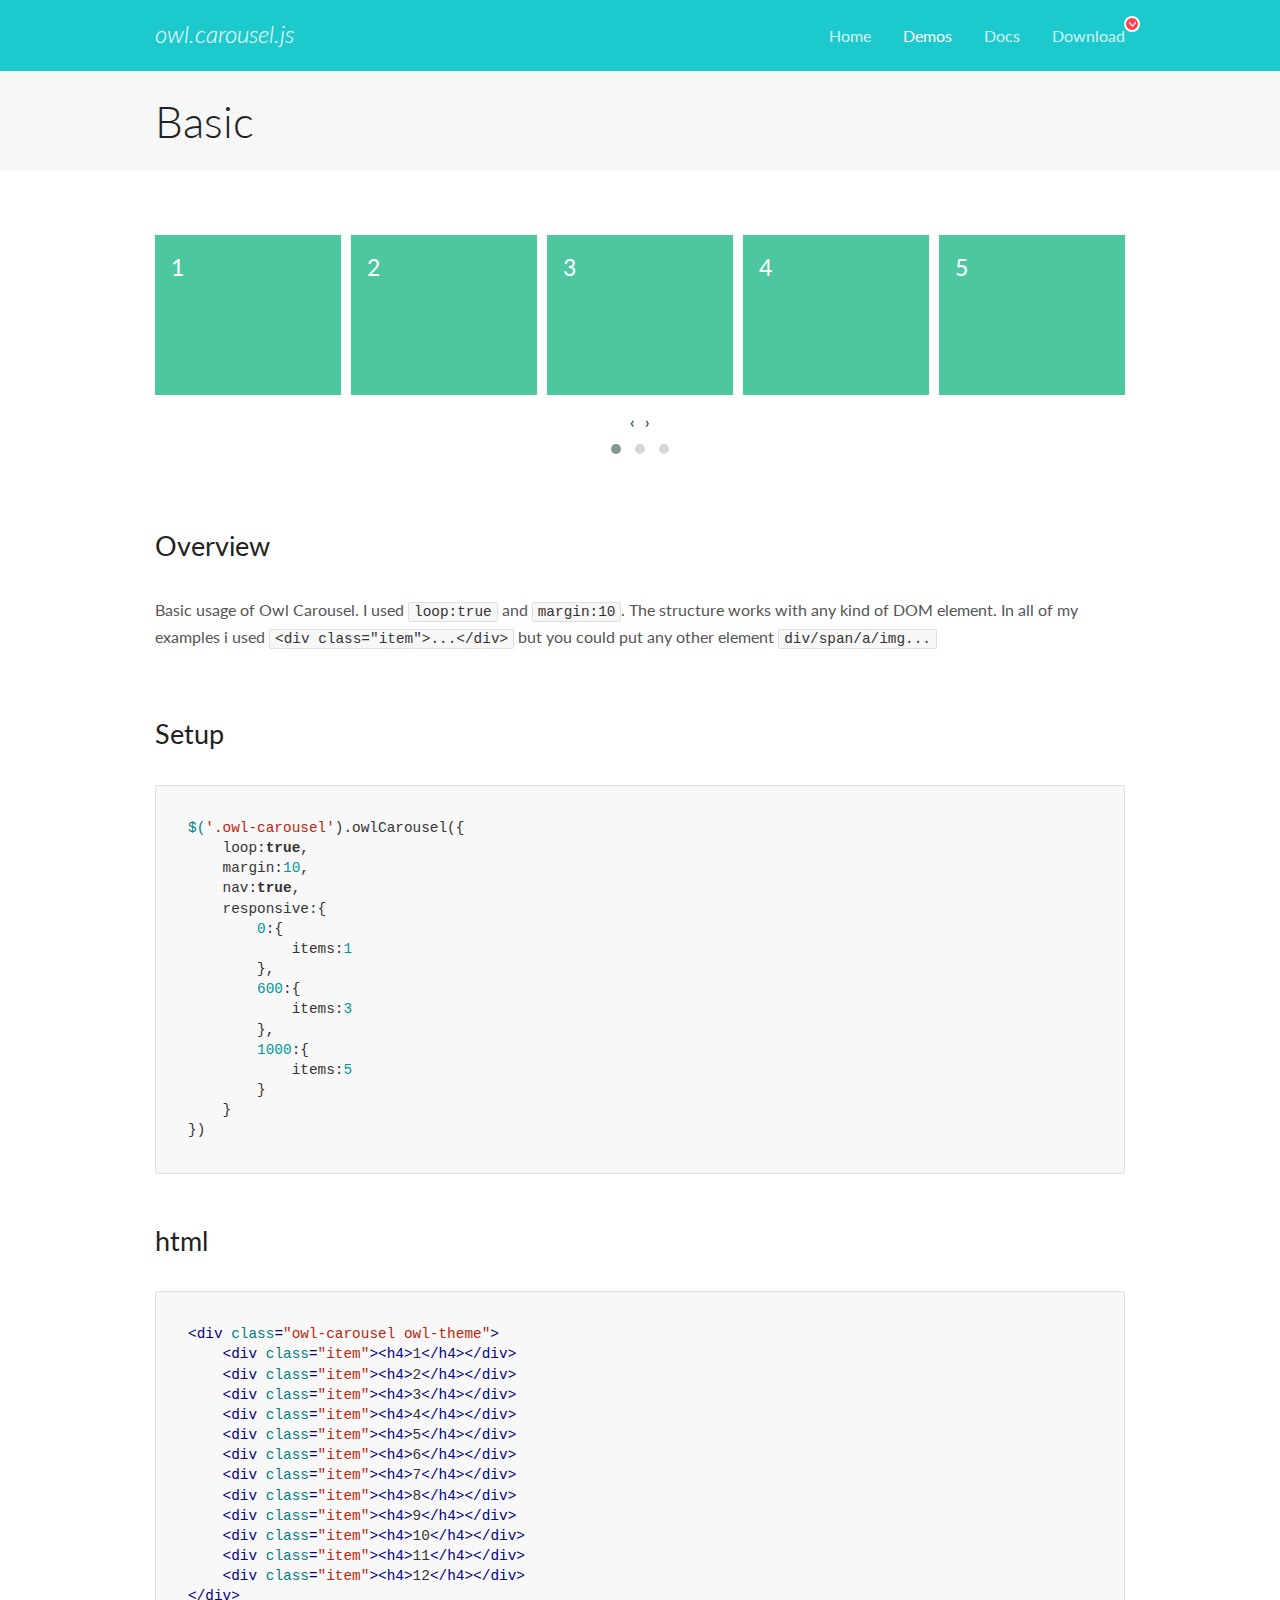
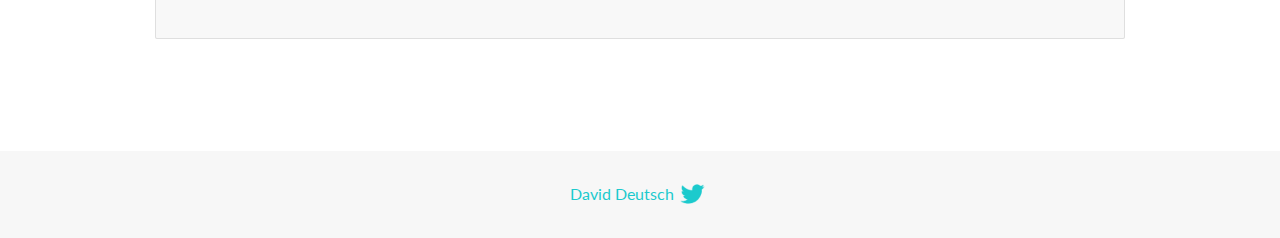
<file: js/OwlCarousel2/docs/demos/basic.html>
<!DOCTYPE html>
<html lang="en">
  <head>

    <!-- head -->
    <meta charset="utf-8">
    <meta name="msapplication-tap-highlight" content="no" />
    <meta name="viewport" content="width=device-width, initial-scale=1.0" />
    <meta name="description" content="Basic usage demo">
    <meta name="author" content="David Deutsch">
    <title>
      Basic Demo | Owl Carousel | 2.3.0
    </title>

    <!-- Stylesheets -->
    <link href='https://fonts.googleapis.com/css?family=Lato:300,400,700,400italic,300italic' rel='stylesheet' type='text/css'>
    <link rel="stylesheet" href="../assets/css/docs.theme.min.css">

    <!-- Owl Stylesheets -->
    <link rel="stylesheet" href="../assets/owlcarousel/assets/owl.carousel.min.css">
    <link rel="stylesheet" href="../assets/owlcarousel/assets/owl.theme.default.min.css">

    <!-- HTML5 shim and Respond.js IE8 support of HTML5 elements and media queries -->

    <!--[if lt IE 9]>
      <script src="https://oss.maxcdn.com/libs/html5shiv/3.7.0/html5shiv.js"></script>
      <script src="https://oss.maxcdn.com/libs/respond.js/1.3.0/respond.min.js"></script>
    <![endif]-->

    <!-- Favicons -->
    <link rel="apple-touch-icon-precomposed" sizes="144x144" href="../assets/ico/apple-touch-icon-144-precomposed.png">
    <link rel="shortcut icon" href="../assets/ico/favicon.png">
    <link rel="shortcut icon" href="favicon.ico">

    <!-- Yeah i know js should not be in header. Its required for demos.-->

    <!-- javascript -->
    <script src="../assets/vendors/jquery.min.js"></script>
    <script src="../assets/owlcarousel/owl.carousel.js"></script>
  </head>
  <body>

    <!-- header -->
    <header class="header">
      <div class="row">
        <div class="large-12 columns">
          <div class="brand left">
            <h3>
              <a href="/OwlCarousel2/">owl.carousel.js</a> 
            </h3>
          </div>
          <a id="toggle-nav" class="right">
            <span></span> <span></span> <span></span> 
          </a> 
          <div class="nav-bar">
            <ul class="clearfix">
              <li> <a href="/OwlCarousel2/index.html">Home</a>  </li>
              <li class="active">
                <a href="/OwlCarousel2/demos/demos.html">Demos</a> 
              </li>
              <li> <a href="/OwlCarousel2/docs/started-welcome.html">Docs</a>  </li>
              <li>
                <a href="https://github.com/OwlCarousel2/OwlCarousel2/archive/2.3.0.zip">Download</a> 
                <span class="download"></span> 
              </li>
            </ul>
          </div>
        </div>
      </div>
    </header>

    <!-- title -->
    <section class="title">
      <div class="row">
        <div class="large-12 columns">
          <h1>Basic</h1>
        </div>
      </div>
    </section>

    <!--  Demos -->
    <section id="demos">
      <div class="row">
        <div class="large-12 columns">
          <div class="owl-carousel owl-theme">
            <div class="item">
              <h4>1</h4>
            </div>
            <div class="item">
              <h4>2</h4>
            </div>
            <div class="item">
              <h4>3</h4>
            </div>
            <div class="item">
              <h4>4</h4>
            </div>
            <div class="item">
              <h4>5</h4>
            </div>
            <div class="item">
              <h4>6</h4>
            </div>
            <div class="item">
              <h4>7</h4>
            </div>
            <div class="item">
              <h4>8</h4>
            </div>
            <div class="item">
              <h4>9</h4>
            </div>
            <div class="item">
              <h4>10</h4>
            </div>
            <div class="item">
              <h4>11</h4>
            </div>
            <div class="item">
              <h4>12</h4>
            </div>
          </div>
          <h3 id="overview">Overview</h3>
          <p>Basic usage of Owl Carousel. I used <code>loop:true</code> and <code>margin:10</code>. The structure works with any kind of DOM element. In all of my examples i used <code>&lt;div class=&quot;item&quot;&gt;...&lt;/div&gt;</code> but you could
            put any other element <code>div/span/a/img...</code></p>
          <h3 id="setup">Setup</h3>
          <pre><code>$(&#39;.owl-carousel&#39;).owlCarousel({
    loop:true,
    margin:10,
    nav:true,
    responsive:{
        0:{
            items:1
        },
        600:{
            items:3
        },
        1000:{
            items:5
        }
    }
})</code></pre>
          <h3 id="html">html</h3>
          <pre><code>&lt;div class=&quot;owl-carousel owl-theme&quot;&gt;
    &lt;div class=&quot;item&quot;&gt;&lt;h4&gt;1&lt;/h4&gt;&lt;/div&gt;
    &lt;div class=&quot;item&quot;&gt;&lt;h4&gt;2&lt;/h4&gt;&lt;/div&gt;
    &lt;div class=&quot;item&quot;&gt;&lt;h4&gt;3&lt;/h4&gt;&lt;/div&gt;
    &lt;div class=&quot;item&quot;&gt;&lt;h4&gt;4&lt;/h4&gt;&lt;/div&gt;
    &lt;div class=&quot;item&quot;&gt;&lt;h4&gt;5&lt;/h4&gt;&lt;/div&gt;
    &lt;div class=&quot;item&quot;&gt;&lt;h4&gt;6&lt;/h4&gt;&lt;/div&gt;
    &lt;div class=&quot;item&quot;&gt;&lt;h4&gt;7&lt;/h4&gt;&lt;/div&gt;
    &lt;div class=&quot;item&quot;&gt;&lt;h4&gt;8&lt;/h4&gt;&lt;/div&gt;
    &lt;div class=&quot;item&quot;&gt;&lt;h4&gt;9&lt;/h4&gt;&lt;/div&gt;
    &lt;div class=&quot;item&quot;&gt;&lt;h4&gt;10&lt;/h4&gt;&lt;/div&gt;
    &lt;div class=&quot;item&quot;&gt;&lt;h4&gt;11&lt;/h4&gt;&lt;/div&gt;
    &lt;div class=&quot;item&quot;&gt;&lt;h4&gt;12&lt;/h4&gt;&lt;/div&gt;
&lt;/div&gt;</code></pre>
          <script>
            $(document).ready(function() {
              var owl = $('.owl-carousel');
              owl.owlCarousel({
                margin: 10,
                nav: true,
                loop: true,
                responsive: {
                  0: {
                    items: 1
                  },
                  600: {
                    items: 3
                  },
                  1000: {
                    items: 5
                  }
                }
              })
            })
          </script>
        </div>
      </div>
    </section>

    <!-- footer -->
    <footer class="footer">
      <div class="row">
        <div class="large-12 columns">
          <h5>
            <a href="/OwlCarousel2/docs/support-contact.html">David Deutsch</a> 
            <a id="custom-tweet-button" href="https://twitter.com/share?url=https://github.com/OwlCarousel2/OwlCarousel2&text=Owl Carousel - This is so awesome! " target="_blank"></a> 
          </h5>
        </div>
      </div>
    </footer>

    <!-- vendors -->
    <script src="../assets/vendors/highlight.js"></script>
    <script src="../assets/js/app.js"></script>
  </body>
</html>
</file>
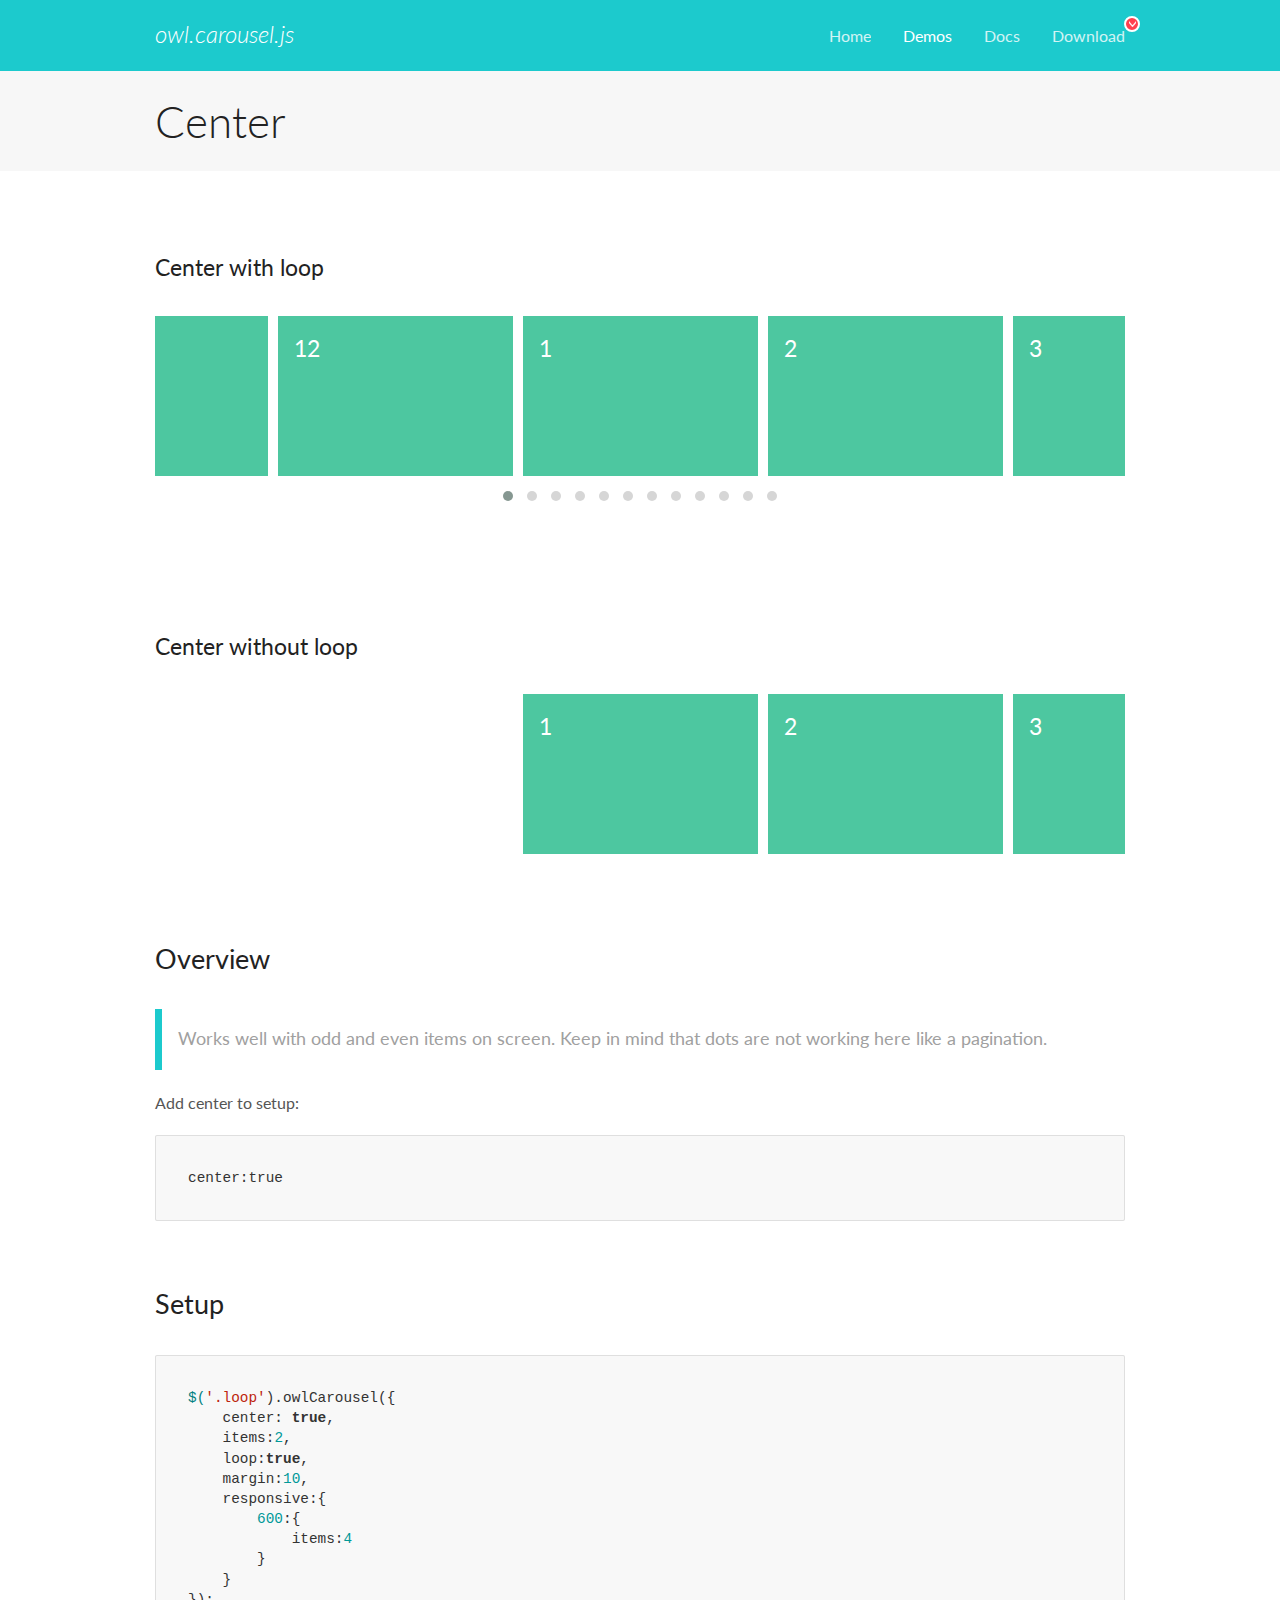
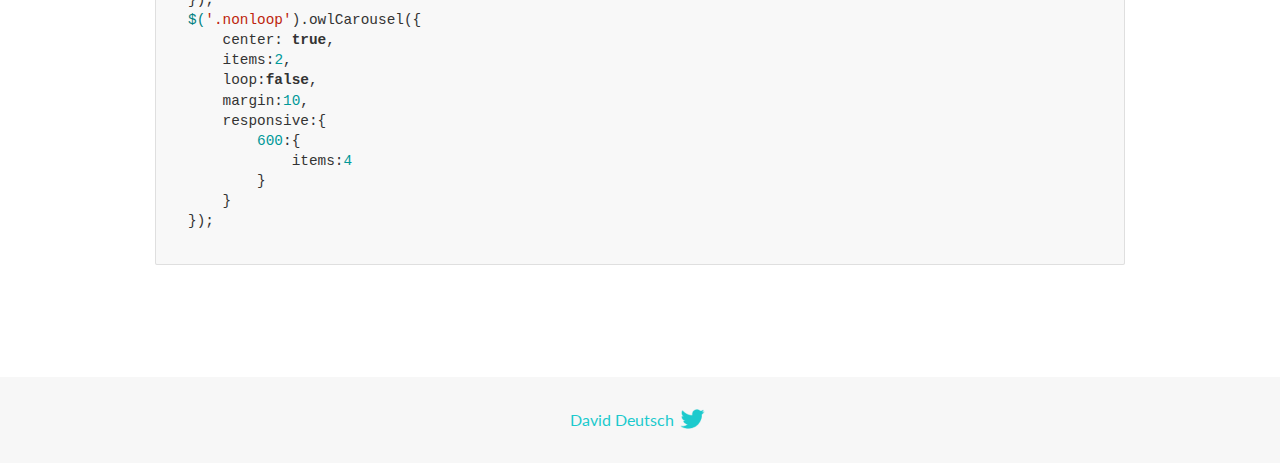
<file: js/OwlCarousel2/docs/demos/center.html>
<!DOCTYPE html>
<html lang="en">
  <head>

    <!-- head -->
    <meta charset="utf-8">
    <meta name="msapplication-tap-highlight" content="no" />
    <meta name="viewport" content="width=device-width, initial-scale=1.0" />
    <meta name="description" content="Center carousel">
    <meta name="author" content="David Deutsch">
    <title>
      Center Demo | Owl Carousel | 2.3.0
    </title>

    <!-- Stylesheets -->
    <link href='https://fonts.googleapis.com/css?family=Lato:300,400,700,400italic,300italic' rel='stylesheet' type='text/css'>
    <link rel="stylesheet" href="../assets/css/docs.theme.min.css">

    <!-- Owl Stylesheets -->
    <link rel="stylesheet" href="../assets/owlcarousel/assets/owl.carousel.min.css">
    <link rel="stylesheet" href="../assets/owlcarousel/assets/owl.theme.default.min.css">

    <!-- HTML5 shim and Respond.js IE8 support of HTML5 elements and media queries -->

    <!--[if lt IE 9]>
      <script src="https://oss.maxcdn.com/libs/html5shiv/3.7.0/html5shiv.js"></script>
      <script src="https://oss.maxcdn.com/libs/respond.js/1.3.0/respond.min.js"></script>
    <![endif]-->

    <!-- Favicons -->
    <link rel="apple-touch-icon-precomposed" sizes="144x144" href="../assets/ico/apple-touch-icon-144-precomposed.png">
    <link rel="shortcut icon" href="../assets/ico/favicon.png">
    <link rel="shortcut icon" href="favicon.ico">

    <!-- Yeah i know js should not be in header. Its required for demos.-->

    <!-- javascript -->
    <script src="../assets/vendors/jquery.min.js"></script>
    <script src="../assets/owlcarousel/owl.carousel.js"></script>
  </head>
  <body>

    <!-- header -->
    <header class="header">
      <div class="row">
        <div class="large-12 columns">
          <div class="brand left">
            <h3>
              <a href="/OwlCarousel2/">owl.carousel.js</a> 
            </h3>
          </div>
          <a id="toggle-nav" class="right">
            <span></span> <span></span> <span></span> 
          </a> 
          <div class="nav-bar">
            <ul class="clearfix">
              <li> <a href="/OwlCarousel2/index.html">Home</a>  </li>
              <li class="active">
                <a href="/OwlCarousel2/demos/demos.html">Demos</a> 
              </li>
              <li> <a href="/OwlCarousel2/docs/started-welcome.html">Docs</a>  </li>
              <li>
                <a href="https://github.com/OwlCarousel2/OwlCarousel2/archive/2.3.0.zip">Download</a> 
                <span class="download"></span> 
              </li>
            </ul>
          </div>
        </div>
      </div>
    </header>

    <!-- title -->
    <section class="title">
      <div class="row">
        <div class="large-12 columns">
          <h1>Center</h1>
        </div>
      </div>
    </section>

    <!--  Demos -->
    <section id="demos">
      <div class="row">
        <div class="large-12 columns">
          <h4 id="center-with-loop">Center with loop</h4>
          <div class="loop owl-carousel owl-theme">
            <div class="item">
              <h4>1</h4>
            </div>
            <div class="item">
              <h4>2</h4>
            </div>
            <div class="item">
              <h4>3</h4>
            </div>
            <div class="item">
              <h4>4</h4>
            </div>
            <div class="item">
              <h4>5</h4>
            </div>
            <div class="item">
              <h4>6</h4>
            </div>
            <div class="item">
              <h4>7</h4>
            </div>
            <div class="item">
              <h4>8</h4>
            </div>
            <div class="item">
              <h4>9</h4>
            </div>
            <div class="item">
              <h4>10</h4>
            </div>
            <div class="item">
              <h4>11</h4>
            </div>
            <div class="item">
              <h4>12</h4>
            </div>
          </div>
          <br>
          <h4 id="center-without-loop">Center without loop</h4>
          <div class="nonloop owl-carousel">
            <div class="item">
              <h4>1</h4>
            </div>
            <div class="item">
              <h4>2</h4>
            </div>
            <div class="item">
              <h4>3</h4>
            </div>
            <div class="item">
              <h4>4</h4>
            </div>
            <div class="item">
              <h4>5</h4>
            </div>
            <div class="item">
              <h4>6</h4>
            </div>
            <div class="item">
              <h4>7</h4>
            </div>
            <div class="item">
              <h4>8</h4>
            </div>
            <div class="item">
              <h4>9</h4>
            </div>
            <div class="item">
              <h4>10</h4>
            </div>
            <div class="item">
              <h4>11</h4>
            </div>
            <div class="item">
              <h4>12</h4>
            </div>
          </div>
          <h3 id="overview">Overview</h3>
          <blockquote>
            <p>Works well with odd and even items on screen. Keep in mind that dots are not working here like a pagination.</p>
          </blockquote>
          <p>Add center to setup:</p>
          <pre><code>center:true</code></pre>
          <h3 id="setup">Setup</h3>
          <pre><code>$(&#39;.loop&#39;).owlCarousel({
    center: true,
    items:2,
    loop:true,
    margin:10,
    responsive:{
        600:{
            items:4
        }
    }
});
$(&#39;.nonloop&#39;).owlCarousel({
    center: true,
    items:2,
    loop:false,
    margin:10,
    responsive:{
        600:{
            items:4
        }
    }
});</code></pre>
          <script>
            jQuery(document).ready(function($) {
              $('.loop').owlCarousel({
                center: true,
                items: 2,
                loop: true,
                margin: 10,
                responsive: {
                  600: {
                    items: 4
                  }
                }
              });
              $('.nonloop').owlCarousel({
                center: true,
                items: 2,
                loop: false,
                margin: 10,
                responsive: {
                  600: {
                    items: 4
                  }
                }
              });
            });
          </script>
        </div>
      </div>
    </section>

    <!-- footer -->
    <footer class="footer">
      <div class="row">
        <div class="large-12 columns">
          <h5>
            <a href="/OwlCarousel2/docs/support-contact.html">David Deutsch</a> 
            <a id="custom-tweet-button" href="https://twitter.com/share?url=https://github.com/OwlCarousel2/OwlCarousel2&text=Owl Carousel - This is so awesome! " target="_blank"></a> 
          </h5>
        </div>
      </div>
    </footer>

    <!-- vendors -->
    <script src="../assets/vendors/highlight.js"></script>
    <script src="../assets/js/app.js"></script>
  </body>
</html>
</file>
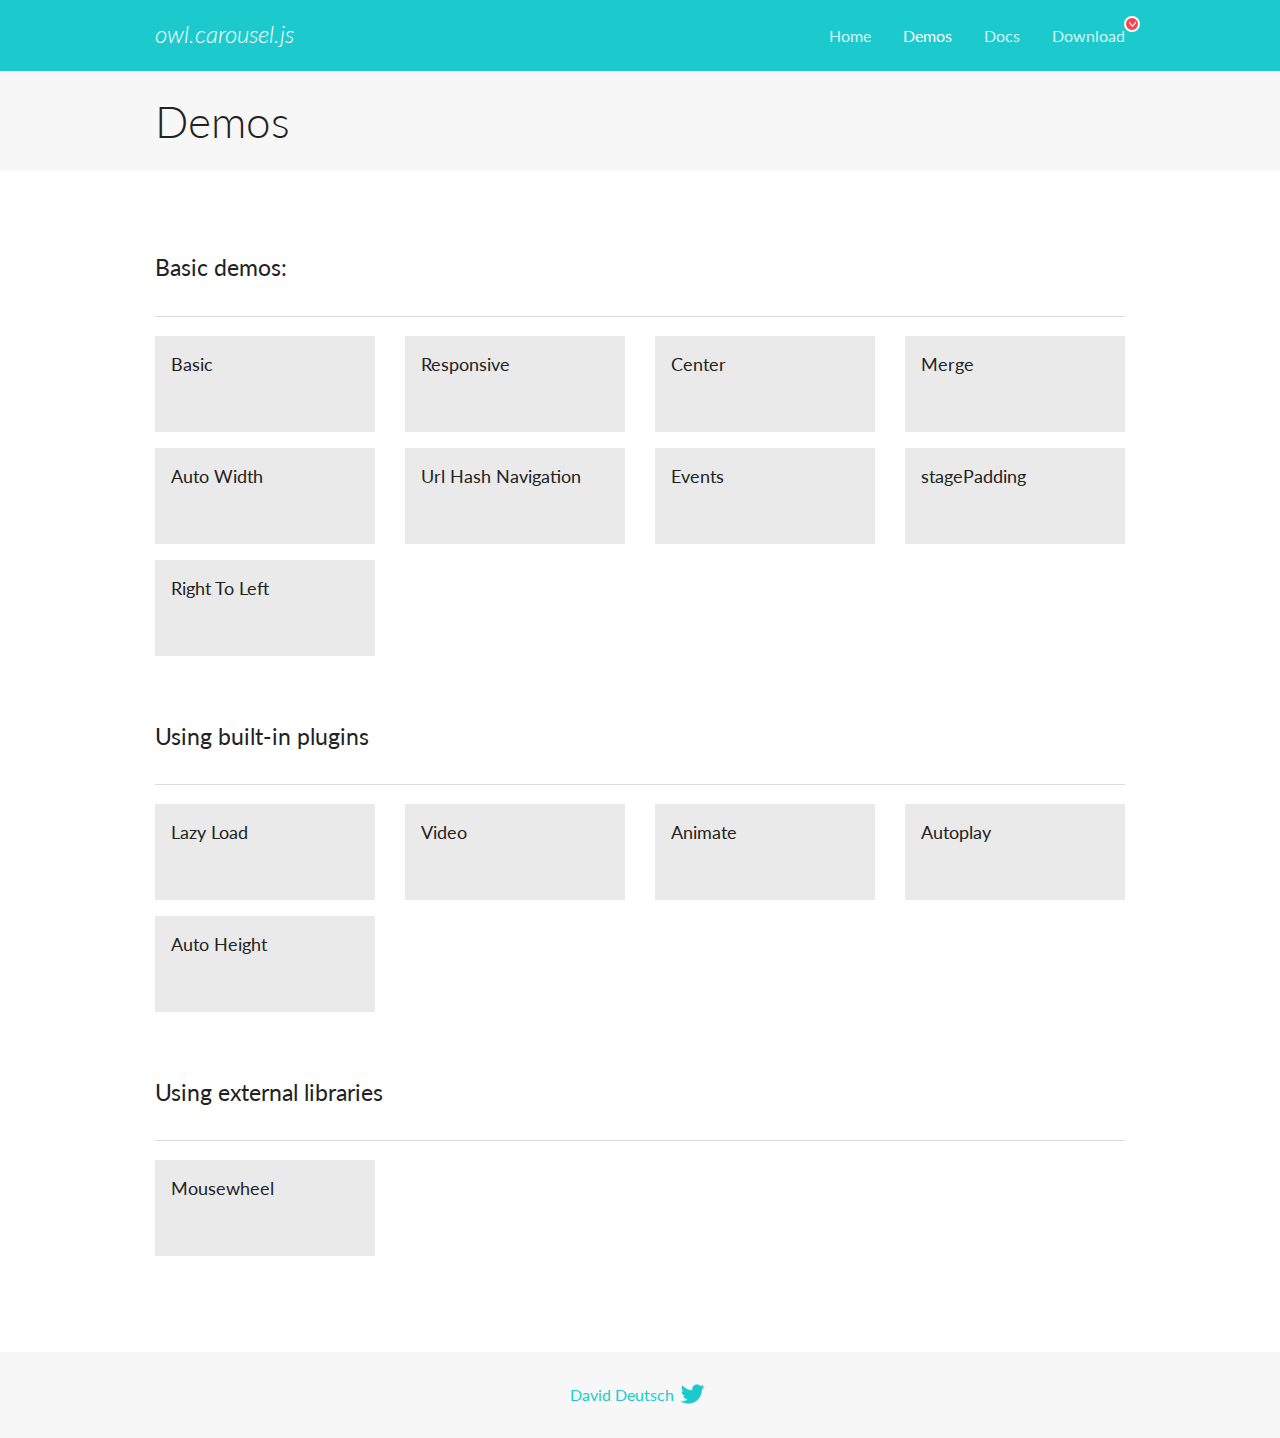
<file: js/OwlCarousel2/docs/demos/demos.html>
<!DOCTYPE html>
<html lang="en">
  <head>

    <!-- head -->
    <meta charset="utf-8">
    <meta name="msapplication-tap-highlight" content="no" />
    <meta name="viewport" content="width=device-width, initial-scale=1.0" />
    <meta name="description" content="A list of Owl Carousel examples.">
    <meta name="author" content="David Deutsch">
    <title>
      Demos | Owl Carousel | 2.3.0
    </title>

    <!-- Stylesheets -->
    <link href='https://fonts.googleapis.com/css?family=Lato:300,400,700,400italic,300italic' rel='stylesheet' type='text/css'>
    <link rel="stylesheet" href="../assets/css/docs.theme.min.css">

    <!-- Owl Stylesheets -->
    <link rel="stylesheet" href="../assets/owlcarousel/assets/owl.carousel.min.css">
    <link rel="stylesheet" href="../assets/owlcarousel/assets/owl.theme.default.min.css">

    <!-- HTML5 shim and Respond.js IE8 support of HTML5 elements and media queries -->

    <!--[if lt IE 9]>
      <script src="https://oss.maxcdn.com/libs/html5shiv/3.7.0/html5shiv.js"></script>
      <script src="https://oss.maxcdn.com/libs/respond.js/1.3.0/respond.min.js"></script>
    <![endif]-->

    <!-- Favicons -->
    <link rel="apple-touch-icon-precomposed" sizes="144x144" href="../assets/ico/apple-touch-icon-144-precomposed.png">
    <link rel="shortcut icon" href="../assets/ico/favicon.png">
    <link rel="shortcut icon" href="favicon.ico">

    <!-- Yeah i know js should not be in header. Its required for demos.-->

    <!-- javascript -->
    <script src="../assets/vendors/jquery.min.js"></script>
    <script src="../assets/owlcarousel/owl.carousel.js"></script>
  </head>
  <body>

    <!-- header -->
    <header class="header">
      <div class="row">
        <div class="large-12 columns">
          <div class="brand left">
            <h3>
              <a href="/OwlCarousel2/">owl.carousel.js</a> 
            </h3>
          </div>
          <a id="toggle-nav" class="right">
            <span></span> <span></span> <span></span> 
          </a> 
          <div class="nav-bar">
            <ul class="clearfix">
              <li> <a href="/OwlCarousel2/index.html">Home</a>  </li>
              <li class="active">
                <a href="/OwlCarousel2/demos/demos.html">Demos</a> 
              </li>
              <li> <a href="/OwlCarousel2/docs/started-welcome.html">Docs</a>  </li>
              <li>
                <a href="https://github.com/OwlCarousel2/OwlCarousel2/archive/2.3.0.zip">Download</a> 
                <span class="download"></span> 
              </li>
            </ul>
          </div>
        </div>
      </div>
    </header>

    <!-- title -->
    <section class="title">
      <div class="row">
        <div class="large-12 columns">
          <h1>Demos</h1>
        </div>
      </div>
    </section>

    <!--  Demos -->
    <section id="demos">
      <div class="row">
        <div class="large-12 columns">
          <h4 id="basic-demos-">Basic demos:</h4>
          <hr>
          <div class="demo-list">
            <div class="row">
              <div class="small-6 medium-4 large-3 columns">
                <a href="basic.html" class="demo-block">
                  <h5>Basic </h5>
                </a> 
              </div>
              <div class="small-6 medium-4 large-3 columns">
                <a href="responsive.html" class="demo-block">
                  <h5>Responsive </h5>
                </a> 
              </div>
              <div class="small-6 medium-4 large-3 columns">
                <a href="center.html" class="demo-block">
                  <h5>Center </h5>
                </a> 
              </div>
              <div class="small-6 medium-4 large-3 columns">
                <a href="merge.html" class="demo-block">
                  <h5>Merge </h5>
                </a> 
              </div>
              <div class="small-6 medium-4 large-3 columns">
                <a href="autowidth.html" class="demo-block">
                  <h5>Auto Width </h5>
                </a> 
              </div>
              <div class="small-6 medium-4 large-3 columns">
                <a href="urlhashnav.html" class="demo-block">
                  <h5>Url Hash Navigation </h5>
                </a> 
              </div>
              <div class="small-6 medium-4 large-3 columns">
                <a href="events.html" class="demo-block">
                  <h5>Events </h5>
                </a> 
              </div>
              <div class="small-6 medium-4 large-3 columns">
                <a href="stagepadding.html" class="demo-block">
                  <h5>stagePadding </h5>
                </a> 
              </div>
              <div class="small-6 medium-4 large-3 columns">
                <a href="rtl.html" class="demo-block">
                  <h5>Right To Left </h5>
                </a> 
              </div>
            </div>
          </div>
          <h4 id="using-built-in-plugins">Using built-in plugins</h4>
          <hr>
          <div class="demo-list">
            <div class="row">
              <div class="small-6 medium-4 large-3 columns">
                <a href="lazyLoad.html" class="demo-block">
                  <h5>Lazy Load </h5>
                </a> 
              </div>
              <div class="small-6 medium-4 large-3 columns">
                <a href="video.html" class="demo-block">
                  <h5>Video </h5>
                </a> 
              </div>
              <div class="small-6 medium-4 large-3 columns">
                <a href="animate.html" class="demo-block">
                  <h5>Animate </h5>
                </a> 
              </div>
              <div class="small-6 medium-4 large-3 columns">
                <a href="autoplay.html" class="demo-block">
                  <h5>Autoplay </h5>
                </a> 
              </div>
              <div class="small-6 medium-4 large-3 columns">
                <a href="autoheight.html" class="demo-block">
                  <h5>Auto Height </h5>
                </a> 
              </div>
            </div>
          </div>
          <h4 id="using-external-libraries">Using external libraries</h4>
          <hr>
          <div class="demo-list">
            <div class="row">
              <div class="small-6 medium-4 large-3 columns">
                <a href="mousewheel.html" class="demo-block">
                  <h5>Mousewheel </h5>
                </a> 
              </div>
            </div>
          </div>
        </div>
      </div>
    </section>

    <!-- footer -->
    <footer class="footer">
      <div class="row">
        <div class="large-12 columns">
          <h5>
            <a href="/OwlCarousel2/docs/support-contact.html">David Deutsch</a> 
            <a id="custom-tweet-button" href="https://twitter.com/share?url=https://github.com/OwlCarousel2/OwlCarousel2&text=Owl Carousel - This is so awesome! " target="_blank"></a> 
          </h5>
        </div>
      </div>
    </footer>

    <!-- vendors -->
    <script src="../assets/vendors/highlight.js"></script>
    <script src="../assets/js/app.js"></script>
  </body>
</html>
</file>
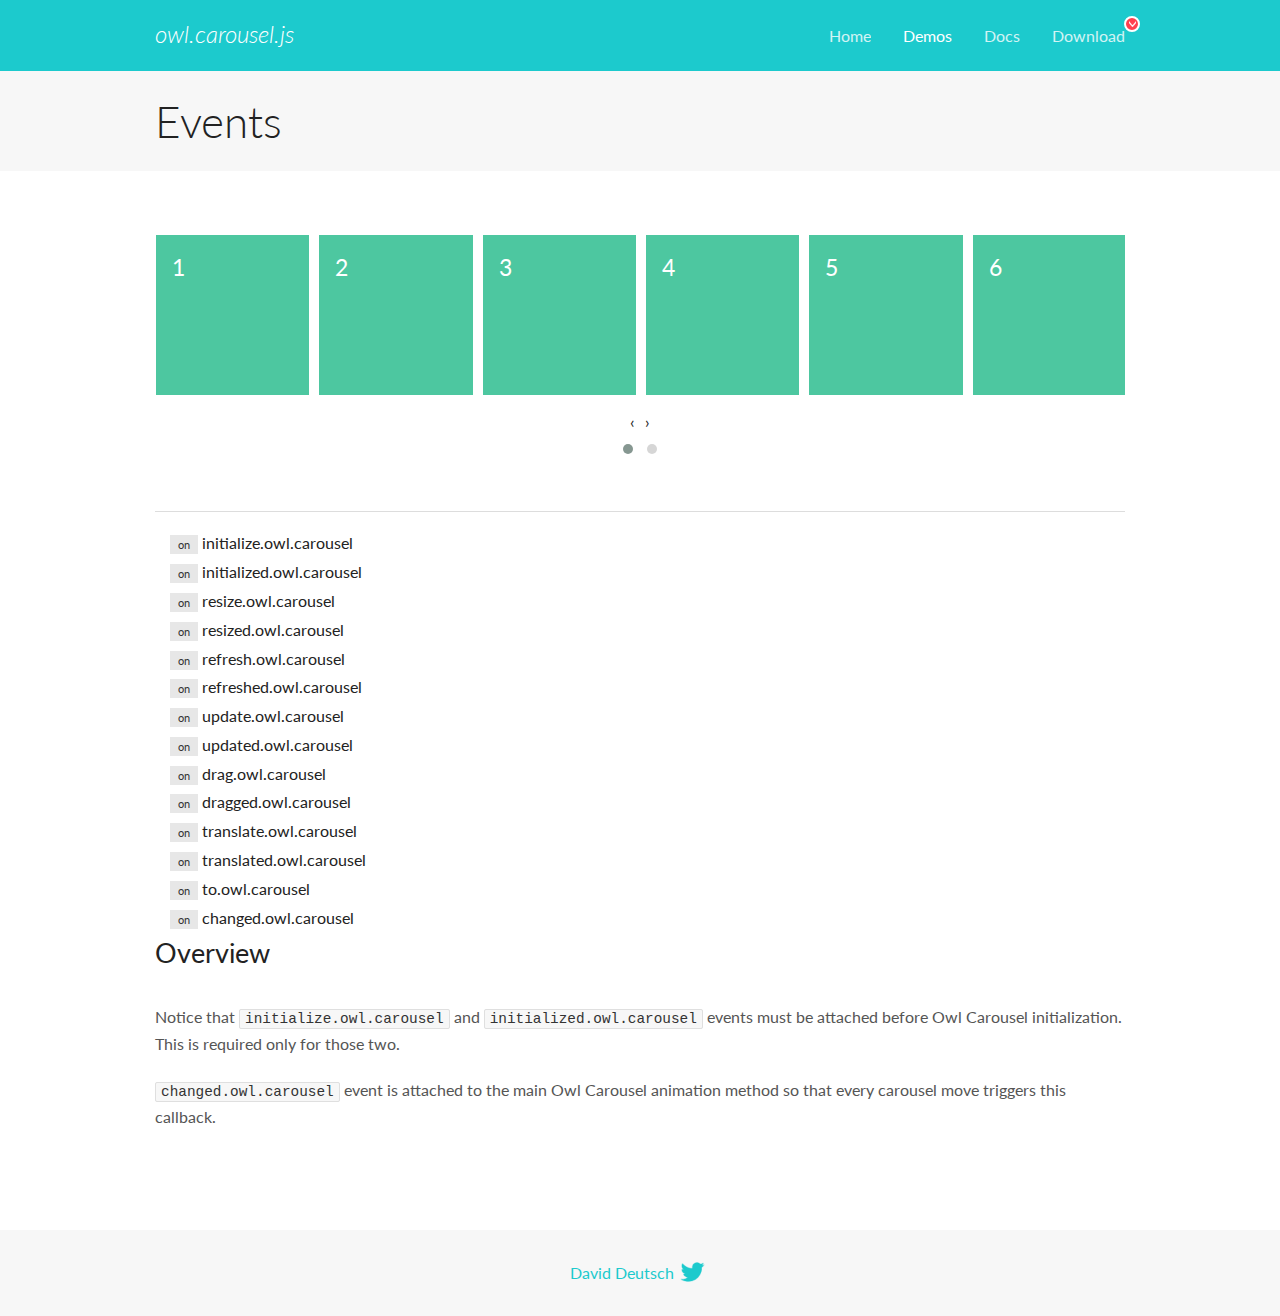
<file: js/OwlCarousel2/docs/demos/events.html>
<!DOCTYPE html>
<html lang="en">
  <head>

    <!-- head -->
    <meta charset="utf-8">
    <meta name="msapplication-tap-highlight" content="no" />
    <meta name="viewport" content="width=device-width, initial-scale=1.0" />
    <meta name="description" content="Events usage demo">
    <meta name="author" content="David Deutsch">
    <title>
      Events Demo | Owl Carousel | 2.3.0
    </title>

    <!-- Stylesheets -->
    <link href='https://fonts.googleapis.com/css?family=Lato:300,400,700,400italic,300italic' rel='stylesheet' type='text/css'>
    <link rel="stylesheet" href="../assets/css/docs.theme.min.css">

    <!-- Owl Stylesheets -->
    <link rel="stylesheet" href="../assets/owlcarousel/assets/owl.carousel.min.css">
    <link rel="stylesheet" href="../assets/owlcarousel/assets/owl.theme.default.min.css">

    <!-- HTML5 shim and Respond.js IE8 support of HTML5 elements and media queries -->

    <!--[if lt IE 9]>
      <script src="https://oss.maxcdn.com/libs/html5shiv/3.7.0/html5shiv.js"></script>
      <script src="https://oss.maxcdn.com/libs/respond.js/1.3.0/respond.min.js"></script>
    <![endif]-->

    <!-- Favicons -->
    <link rel="apple-touch-icon-precomposed" sizes="144x144" href="../assets/ico/apple-touch-icon-144-precomposed.png">
    <link rel="shortcut icon" href="../assets/ico/favicon.png">
    <link rel="shortcut icon" href="favicon.ico">

    <!-- Yeah i know js should not be in header. Its required for demos.-->

    <!-- javascript -->
    <script src="../assets/vendors/jquery.min.js"></script>
    <script src="../assets/owlcarousel/owl.carousel.js"></script>
  </head>
  <body>

    <!-- header -->
    <header class="header">
      <div class="row">
        <div class="large-12 columns">
          <div class="brand left">
            <h3>
              <a href="/OwlCarousel2/">owl.carousel.js</a> 
            </h3>
          </div>
          <a id="toggle-nav" class="right">
            <span></span> <span></span> <span></span> 
          </a> 
          <div class="nav-bar">
            <ul class="clearfix">
              <li> <a href="/OwlCarousel2/index.html">Home</a>  </li>
              <li class="active">
                <a href="/OwlCarousel2/demos/demos.html">Demos</a> 
              </li>
              <li> <a href="/OwlCarousel2/docs/started-welcome.html">Docs</a>  </li>
              <li>
                <a href="https://github.com/OwlCarousel2/OwlCarousel2/archive/2.3.0.zip">Download</a> 
                <span class="download"></span> 
              </li>
            </ul>
          </div>
        </div>
      </div>
    </header>

    <!-- title -->
    <section class="title">
      <div class="row">
        <div class="large-12 columns">
          <h1>Events</h1>
        </div>
      </div>
    </section>

    <!--  Demos -->
    <section id="demos">
      <div class="row">
        <div class="large-12 columns">
          <div class="owl-carousel owl-theme">
            <div class="item">
              <h4>1</h4>
            </div>
            <div class="item">
              <h4>2</h4>
            </div>
            <div class="item">
              <h4>3</h4>
            </div>
            <div class="item">
              <h4>4</h4>
            </div>
            <div class="item">
              <h4>5</h4>
            </div>
            <div class="item">
              <h4>6</h4>
            </div>
            <div class="item">
              <h4>7</h4>
            </div>
            <div class="item">
              <h4>8</h4>
            </div>
            <div class="item">
              <h4>9</h4>
            </div>
            <div class="item">
              <h4>10</h4>
            </div>
            <div class="item">
              <h4>11</h4>
            </div>
            <div class="item">
              <h4>12</h4>
            </div>
          </div>
          <hr>
          <div class="large-12 columns callbacks">
            <div><span class="label secondary initialize">on</span>  initialize.owl.carousel </div>
            <div><span class="label secondary initialized">on</span>  initialized.owl.carousel </div>
            <div><span class="label secondary resize">on</span>  resize.owl.carousel </div>
            <div><span class="label secondary resized">on</span>  resized.owl.carousel </div>
            <div><span class="label secondary refresh">on</span>  refresh.owl.carousel </div>
            <div><span class="label secondary refreshed">on</span>  refreshed.owl.carousel </div>
            <div><span class="label secondary update">on</span>  update.owl.carousel </div>
            <div><span class="label secondary updated">on</span>  updated.owl.carousel </div>
            <div><span class="label secondary drag">on</span>  drag.owl.carousel </div>
            <div><span class="label secondary dragged">on</span>  dragged.owl.carousel </div>
            <div><span class="label secondary translate">on</span>  translate.owl.carousel </div>
            <div><span class="label secondary translated">on</span>  translated.owl.carousel </div>
            <div><span class="label secondary to">on</span>  to.owl.carousel </div>
            <div><span class="label secondary changed">on</span>  changed.owl.carousel </div>
          </div>
          <h3 id="overview">Overview</h3>
          <p>Notice that <code>initialize.owl.carousel</code> and <code>initialized.owl.carousel</code> events must be attached before Owl Carousel initialization. This is required only for those two.</p>
          <p><code>changed.owl.carousel</code> event is attached to the main Owl Carousel animation method so that every carousel move triggers this callback.</p>
          <script>
            jQuery(document).ready(function($) {
              var owl = $('.owl-carousel');
              owl.on('initialize.owl.carousel initialized.owl.carousel ' +
                'initialize.owl.carousel initialize.owl.carousel ' +
                'resize.owl.carousel resized.owl.carousel ' +
                'refresh.owl.carousel refreshed.owl.carousel ' +
                'update.owl.carousel updated.owl.carousel ' +
                'drag.owl.carousel dragged.owl.carousel ' +
                'translate.owl.carousel translated.owl.carousel ' +
                'to.owl.carousel changed.owl.carousel',
                function(e) {
                  $('.' + e.type)
                    .removeClass('secondary')
                    .addClass('success');
                  window.setTimeout(function() {
                    $('.' + e.type)
                      .removeClass('success')
                      .addClass('secondary');
                  }, 500);
                });
              owl.owlCarousel({
                loop: true,
                nav: true,
                lazyLoad: true,
                margin: 10,
                video: true,
                responsive: {
                  0: {
                    items: 1
                  },
                  600: {
                    items: 3
                  },
                  960: {
                    items: 5,
                  },
                  1200: {
                    items: 6
                  }
                }
              });
            });
          </script>
        </div>
      </div>
    </section>

    <!-- footer -->
    <footer class="footer">
      <div class="row">
        <div class="large-12 columns">
          <h5>
            <a href="/OwlCarousel2/docs/support-contact.html">David Deutsch</a> 
            <a id="custom-tweet-button" href="https://twitter.com/share?url=https://github.com/OwlCarousel2/OwlCarousel2&text=Owl Carousel - This is so awesome! " target="_blank"></a> 
          </h5>
        </div>
      </div>
    </footer>

    <!-- vendors -->
    <script src="../assets/vendors/highlight.js"></script>
    <script src="../assets/js/app.js"></script>
  </body>
</html>
</file>
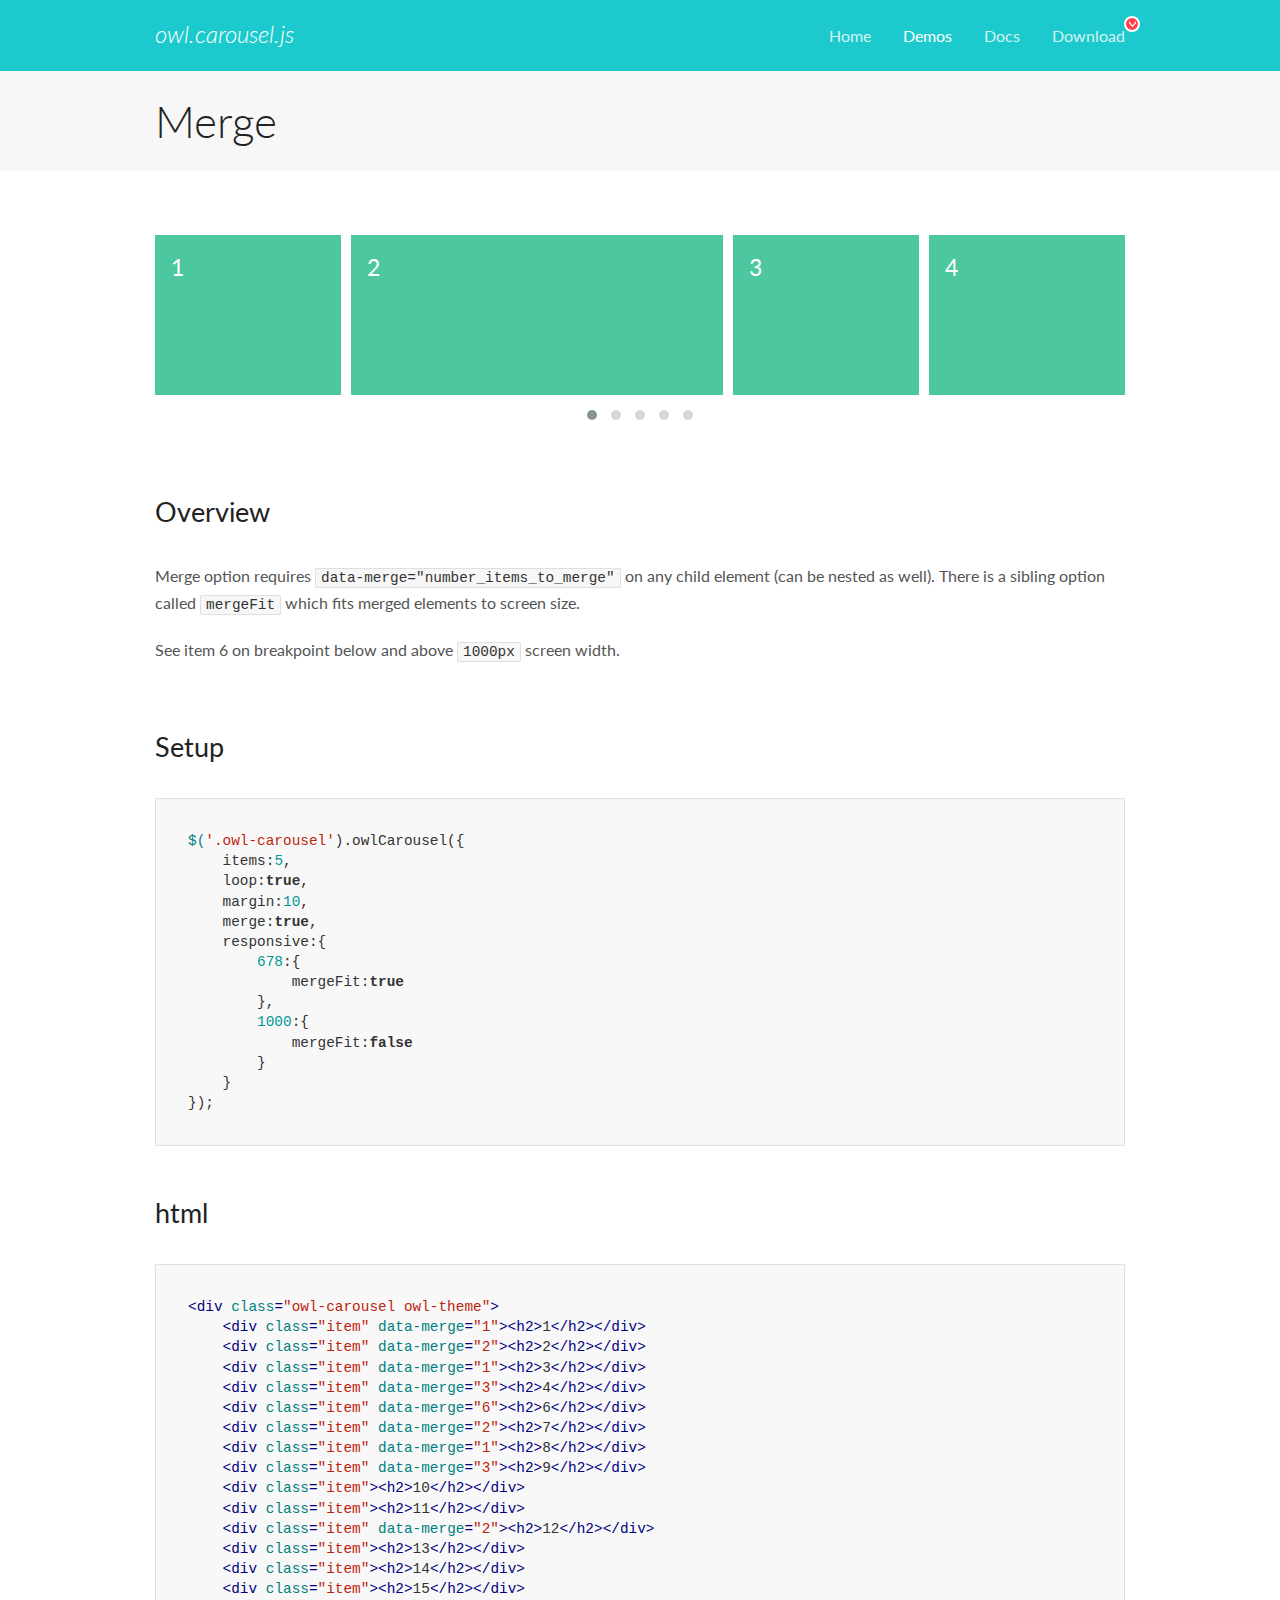
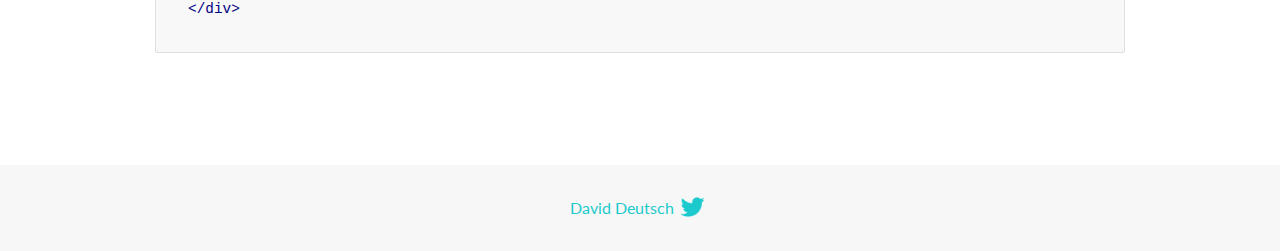
<file: js/OwlCarousel2/docs/demos/merge.html>
<!DOCTYPE html>
<html lang="en">
  <head>

    <!-- head -->
    <meta charset="utf-8">
    <meta name="msapplication-tap-highlight" content="no" />
    <meta name="viewport" content="width=device-width, initial-scale=1.0" />
    <meta name="description" content="Merge Items">
    <meta name="author" content="David Deutsch">
    <title>
      Merge Demo | Owl Carousel | 2.3.0
    </title>

    <!-- Stylesheets -->
    <link href='https://fonts.googleapis.com/css?family=Lato:300,400,700,400italic,300italic' rel='stylesheet' type='text/css'>
    <link rel="stylesheet" href="../assets/css/docs.theme.min.css">

    <!-- Owl Stylesheets -->
    <link rel="stylesheet" href="../assets/owlcarousel/assets/owl.carousel.min.css">
    <link rel="stylesheet" href="../assets/owlcarousel/assets/owl.theme.default.min.css">

    <!-- HTML5 shim and Respond.js IE8 support of HTML5 elements and media queries -->

    <!--[if lt IE 9]>
      <script src="https://oss.maxcdn.com/libs/html5shiv/3.7.0/html5shiv.js"></script>
      <script src="https://oss.maxcdn.com/libs/respond.js/1.3.0/respond.min.js"></script>
    <![endif]-->

    <!-- Favicons -->
    <link rel="apple-touch-icon-precomposed" sizes="144x144" href="../assets/ico/apple-touch-icon-144-precomposed.png">
    <link rel="shortcut icon" href="../assets/ico/favicon.png">
    <link rel="shortcut icon" href="favicon.ico">

    <!-- Yeah i know js should not be in header. Its required for demos.-->

    <!-- javascript -->
    <script src="../assets/vendors/jquery.min.js"></script>
    <script src="../assets/owlcarousel/owl.carousel.js"></script>
  </head>
  <body>

    <!-- header -->
    <header class="header">
      <div class="row">
        <div class="large-12 columns">
          <div class="brand left">
            <h3>
              <a href="/OwlCarousel2/">owl.carousel.js</a> 
            </h3>
          </div>
          <a id="toggle-nav" class="right">
            <span></span> <span></span> <span></span> 
          </a> 
          <div class="nav-bar">
            <ul class="clearfix">
              <li> <a href="/OwlCarousel2/index.html">Home</a>  </li>
              <li class="active">
                <a href="/OwlCarousel2/demos/demos.html">Demos</a> 
              </li>
              <li> <a href="/OwlCarousel2/docs/started-welcome.html">Docs</a>  </li>
              <li>
                <a href="https://github.com/OwlCarousel2/OwlCarousel2/archive/2.3.0.zip">Download</a> 
                <span class="download"></span> 
              </li>
            </ul>
          </div>
        </div>
      </div>
    </header>

    <!-- title -->
    <section class="title">
      <div class="row">
        <div class="large-12 columns">
          <h1>Merge</h1>
        </div>
      </div>
    </section>

    <!--  Demos -->
    <section id="demos">
      <div class="row">
        <div class="large-12 columns">
          <div class="owl-carousel owl-theme">
            <div class="item" data-merge="1">
              <h4>1</h4>
            </div>
            <div class="item" data-merge="2">
              <h4>2</h4>
            </div>
            <div class="item" data-merge="1">
              <h4>3</h4>
            </div>
            <div class="item" data-merge="3">
              <h4>4</h4>
            </div>
            <div class="item" data-merge="6">
              <h4>6</h4>
            </div>
            <div class="item" data-merge="2">
              <h4>7</h4>
            </div>
            <div class="item" data-merge="1">
              <h4>8</h4>
            </div>
            <div class="item" data-merge="3">
              <h4>9</h4>
            </div>
            <div class="item">
              <h4>10</h4>
            </div>
            <div class="item">
              <h4>11</h4>
            </div>
            <div class="item" data-merge="2">
              <h4>12</h4>
            </div>
            <div class="item">
              <h4>13</h4>
            </div>
            <div class="item">
              <h4>14</h4>
            </div>
            <div class="item">
              <h4>15</h4>
            </div>
          </div>
          <h3 id="overview">Overview</h3>
          <p>Merge option requires <code>data-merge=&quot;number_items_to_merge&quot;</code> on any child element (can be nested as well). There is a sibling option called <code>mergeFit</code> which fits merged elements to screen size. </p>
          <p>See item 6 on breakpoint below and above <code>1000px</code> screen width.</p>
          <h3 id="setup">Setup</h3>
          <pre><code>$(&#39;.owl-carousel&#39;).owlCarousel({
    items:5,
    loop:true,
    margin:10,
    merge:true,
    responsive:{
        678:{
            mergeFit:true
        },
        1000:{
            mergeFit:false
        }
    }
});</code></pre>
          <h3 id="html">html</h3>
          <pre><code>&lt;div class=&quot;owl-carousel owl-theme&quot;&gt;
    &lt;div class=&quot;item&quot; data-merge=&quot;1&quot;&gt;&lt;h2&gt;1&lt;/h2&gt;&lt;/div&gt;
    &lt;div class=&quot;item&quot; data-merge=&quot;2&quot;&gt;&lt;h2&gt;2&lt;/h2&gt;&lt;/div&gt;
    &lt;div class=&quot;item&quot; data-merge=&quot;1&quot;&gt;&lt;h2&gt;3&lt;/h2&gt;&lt;/div&gt;
    &lt;div class=&quot;item&quot; data-merge=&quot;3&quot;&gt;&lt;h2&gt;4&lt;/h2&gt;&lt;/div&gt;
    &lt;div class=&quot;item&quot; data-merge=&quot;6&quot;&gt;&lt;h2&gt;6&lt;/h2&gt;&lt;/div&gt;
    &lt;div class=&quot;item&quot; data-merge=&quot;2&quot;&gt;&lt;h2&gt;7&lt;/h2&gt;&lt;/div&gt;
    &lt;div class=&quot;item&quot; data-merge=&quot;1&quot;&gt;&lt;h2&gt;8&lt;/h2&gt;&lt;/div&gt;
    &lt;div class=&quot;item&quot; data-merge=&quot;3&quot;&gt;&lt;h2&gt;9&lt;/h2&gt;&lt;/div&gt;
    &lt;div class=&quot;item&quot;&gt;&lt;h2&gt;10&lt;/h2&gt;&lt;/div&gt;
    &lt;div class=&quot;item&quot;&gt;&lt;h2&gt;11&lt;/h2&gt;&lt;/div&gt;
    &lt;div class=&quot;item&quot; data-merge=&quot;2&quot;&gt;&lt;h2&gt;12&lt;/h2&gt;&lt;/div&gt;
    &lt;div class=&quot;item&quot;&gt;&lt;h2&gt;13&lt;/h2&gt;&lt;/div&gt;
    &lt;div class=&quot;item&quot;&gt;&lt;h2&gt;14&lt;/h2&gt;&lt;/div&gt;
    &lt;div class=&quot;item&quot;&gt;&lt;h2&gt;15&lt;/h2&gt;&lt;/div&gt;
&lt;/div&gt;</code></pre>
          <script>
            $(document).ready(function() {
              $('.owl-carousel').owlCarousel({
                items: 5,
                loop: true,
                margin: 10,
                merge: true,
                responsive: {
                  678: {
                    mergeFit: true
                  },
                  1000: {
                    mergeFit: false
                  }
                }
              });
            })
          </script>
        </div>
      </div>
    </section>

    <!-- footer -->
    <footer class="footer">
      <div class="row">
        <div class="large-12 columns">
          <h5>
            <a href="/OwlCarousel2/docs/support-contact.html">David Deutsch</a> 
            <a id="custom-tweet-button" href="https://twitter.com/share?url=https://github.com/OwlCarousel2/OwlCarousel2&text=Owl Carousel - This is so awesome! " target="_blank"></a> 
          </h5>
        </div>
      </div>
    </footer>

    <!-- vendors -->
    <script src="../assets/vendors/highlight.js"></script>
    <script src="../assets/js/app.js"></script>
  </body>
</html>
</file>
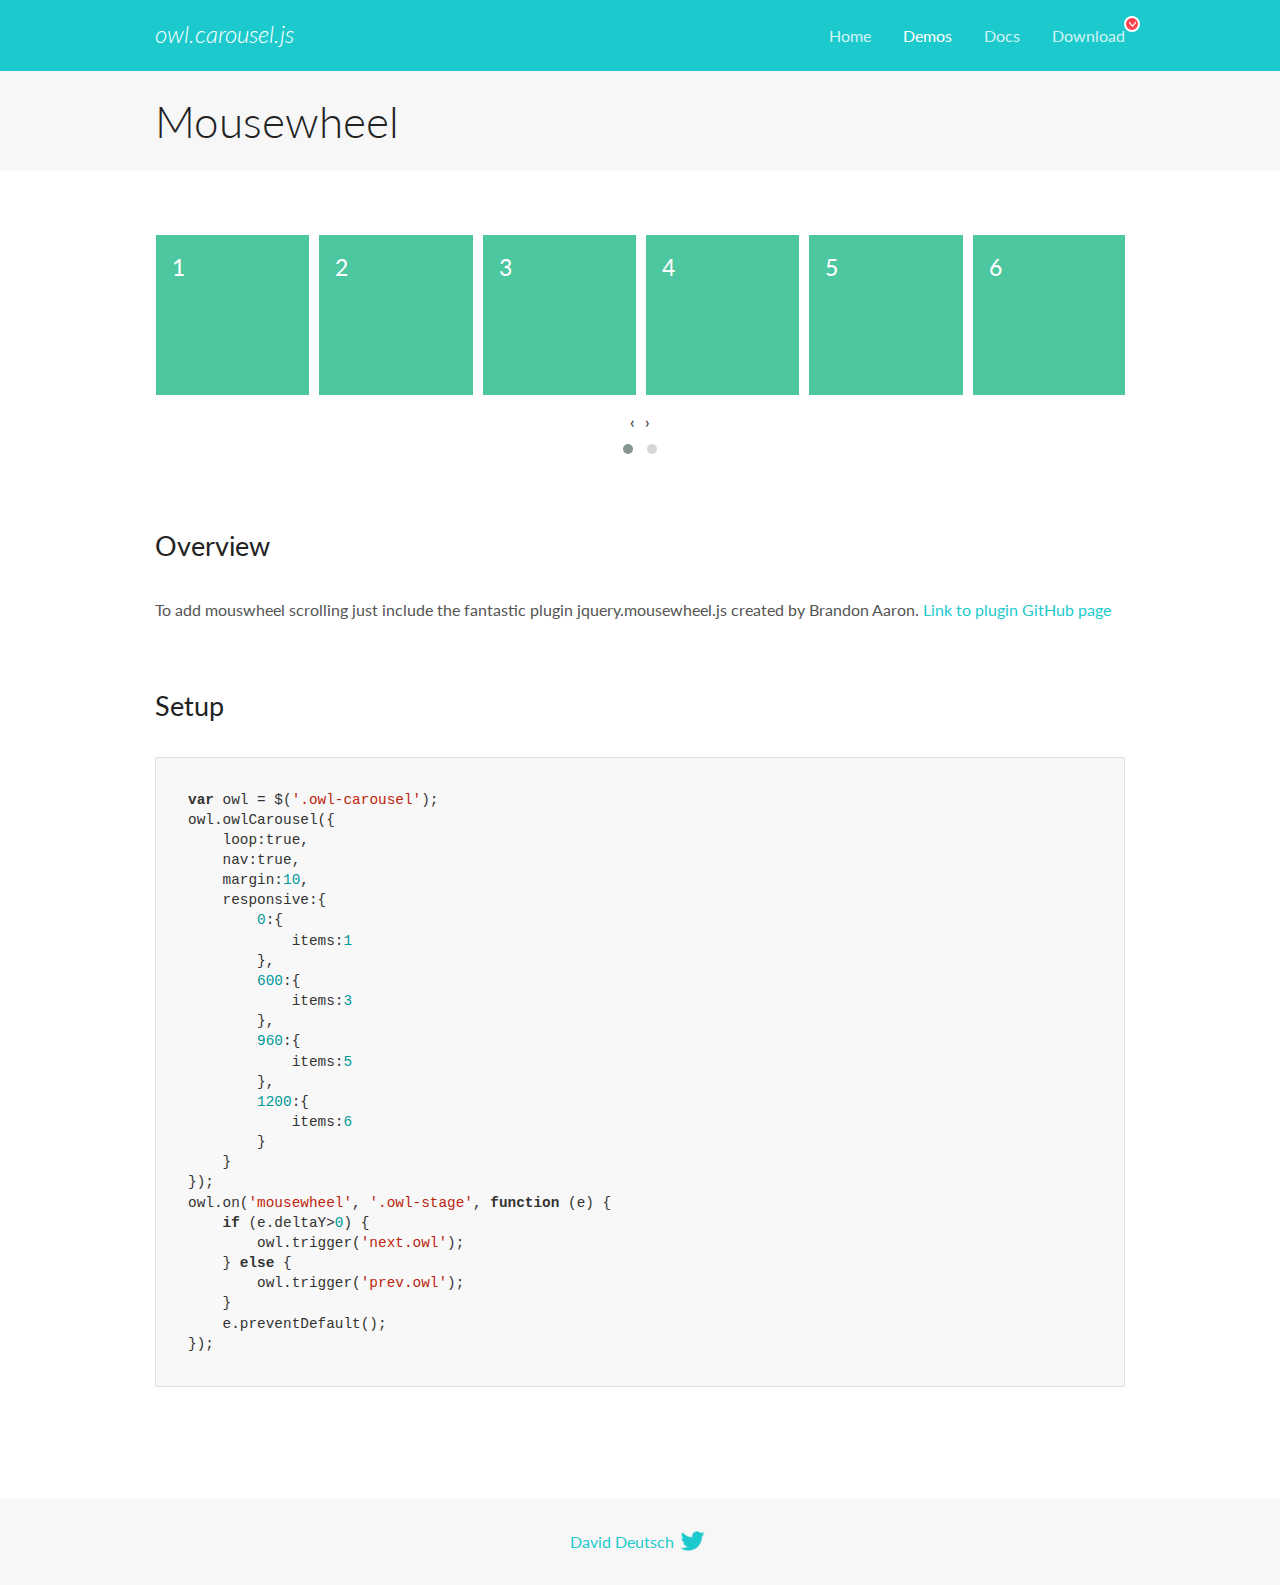
<file: js/OwlCarousel2/docs/demos/mousewheel.html>
<!DOCTYPE html>
<html lang="en">
  <head>

    <!-- head -->
    <meta charset="utf-8">
    <meta name="msapplication-tap-highlight" content="no" />
    <meta name="viewport" content="width=device-width, initial-scale=1.0" />
    <meta name="description" content="Mousewheel usage demo">
    <meta name="author" content="David Deutsch">
    <title>
      Mousewheel Demo | Owl Carousel | 2.3.0
    </title>

    <!-- Stylesheets -->
    <link href='https://fonts.googleapis.com/css?family=Lato:300,400,700,400italic,300italic' rel='stylesheet' type='text/css'>
    <link rel="stylesheet" href="../assets/css/docs.theme.min.css">

    <!-- Owl Stylesheets -->
    <link rel="stylesheet" href="../assets/owlcarousel/assets/owl.carousel.min.css">
    <link rel="stylesheet" href="../assets/owlcarousel/assets/owl.theme.default.min.css">

    <!-- HTML5 shim and Respond.js IE8 support of HTML5 elements and media queries -->

    <!--[if lt IE 9]>
      <script src="https://oss.maxcdn.com/libs/html5shiv/3.7.0/html5shiv.js"></script>
      <script src="https://oss.maxcdn.com/libs/respond.js/1.3.0/respond.min.js"></script>
    <![endif]-->

    <!-- Favicons -->
    <link rel="apple-touch-icon-precomposed" sizes="144x144" href="../assets/ico/apple-touch-icon-144-precomposed.png">
    <link rel="shortcut icon" href="../assets/ico/favicon.png">
    <link rel="shortcut icon" href="favicon.ico">

    <!-- Yeah i know js should not be in header. Its required for demos.-->

    <!-- javascript -->
    <script src="../assets/vendors/jquery.min.js"></script>
    <script src="../assets/owlcarousel/owl.carousel.js"></script>
  </head>
  <body>

    <!-- header -->
    <header class="header">
      <div class="row">
        <div class="large-12 columns">
          <div class="brand left">
            <h3>
              <a href="/OwlCarousel2/">owl.carousel.js</a> 
            </h3>
          </div>
          <a id="toggle-nav" class="right">
            <span></span> <span></span> <span></span> 
          </a> 
          <div class="nav-bar">
            <ul class="clearfix">
              <li> <a href="/OwlCarousel2/index.html">Home</a>  </li>
              <li class="active">
                <a href="/OwlCarousel2/demos/demos.html">Demos</a> 
              </li>
              <li> <a href="/OwlCarousel2/docs/started-welcome.html">Docs</a>  </li>
              <li>
                <a href="https://github.com/OwlCarousel2/OwlCarousel2/archive/2.3.0.zip">Download</a> 
                <span class="download"></span> 
              </li>
            </ul>
          </div>
        </div>
      </div>
    </header>

    <!-- title -->
    <section class="title">
      <div class="row">
        <div class="large-12 columns">
          <h1>Mousewheel</h1>
        </div>
      </div>
    </section>

    <!--  Demos -->
    <section id="demos">
      <div class="row">
        <div class="large-12 columns">
          <div class="owl-carousel owl-theme">
            <div class="item">
              <h4>1</h4>
            </div>
            <div class="item">
              <h4>2</h4>
            </div>
            <div class="item">
              <h4>3</h4>
            </div>
            <div class="item">
              <h4>4</h4>
            </div>
            <div class="item">
              <h4>5</h4>
            </div>
            <div class="item">
              <h4>6</h4>
            </div>
            <div class="item">
              <h4>7</h4>
            </div>
            <div class="item">
              <h4>8</h4>
            </div>
            <div class="item">
              <h4>9</h4>
            </div>
            <div class="item">
              <h4>10</h4>
            </div>
            <div class="item">
              <h4>11</h4>
            </div>
            <div class="item">
              <h4>12</h4>
            </div>
          </div>
          <h3 id="overview">Overview</h3>
          <p>To add mouswheel scrolling just include the fantastic plugin jquery.mousewheel.js created by Brandon Aaron.
            <a href="https://github.com/brandonaaron/jquery-mousewheel">Link to plugin GitHub page</a> 
          </p>
          <h3 id="setup">Setup</h3>
          <pre><code>var owl = $(&#39;.owl-carousel&#39;);
owl.owlCarousel({
    loop:true,
    nav:true,
    margin:10,
    responsive:{
        0:{
            items:1
        },
        600:{
            items:3
        },            
        960:{
            items:5
        },
        1200:{
            items:6
        }
    }
});
owl.on(&#39;mousewheel&#39;, &#39;.owl-stage&#39;, function (e) {
    if (e.deltaY&gt;0) {
        owl.trigger(&#39;next.owl&#39;);
    } else {
        owl.trigger(&#39;prev.owl&#39;);
    }
    e.preventDefault();
});</code></pre>
          <script src="../assets/vendors/jquery.mousewheel.min.js"></script>
          <script>
            $(document).ready(function() {
              var owl = $('.owl-carousel');
              owl.owlCarousel({
                loop: true,
                nav: true,
                margin: 10,
                responsive: {
                  0: {
                    items: 1
                  },
                  600: {
                    items: 3
                  },
                  960: {
                    items: 5
                  },
                  1200: {
                    items: 6
                  }
                }
              });
              owl.on('mousewheel', '.owl-stage', function(e) {
                if (e.deltaY > 0) {
                  owl.trigger('next.owl');
                } else {
                  owl.trigger('prev.owl');
                }
                e.preventDefault();
              });
            })
          </script>
        </div>
      </div>
    </section>

    <!-- footer -->
    <footer class="footer">
      <div class="row">
        <div class="large-12 columns">
          <h5>
            <a href="/OwlCarousel2/docs/support-contact.html">David Deutsch</a> 
            <a id="custom-tweet-button" href="https://twitter.com/share?url=https://github.com/OwlCarousel2/OwlCarousel2&text=Owl Carousel - This is so awesome! " target="_blank"></a> 
          </h5>
        </div>
      </div>
    </footer>

    <!-- vendors -->
    <script src="../assets/vendors/highlight.js"></script>
    <script src="../assets/js/app.js"></script>
  </body>
</html>
</file>
